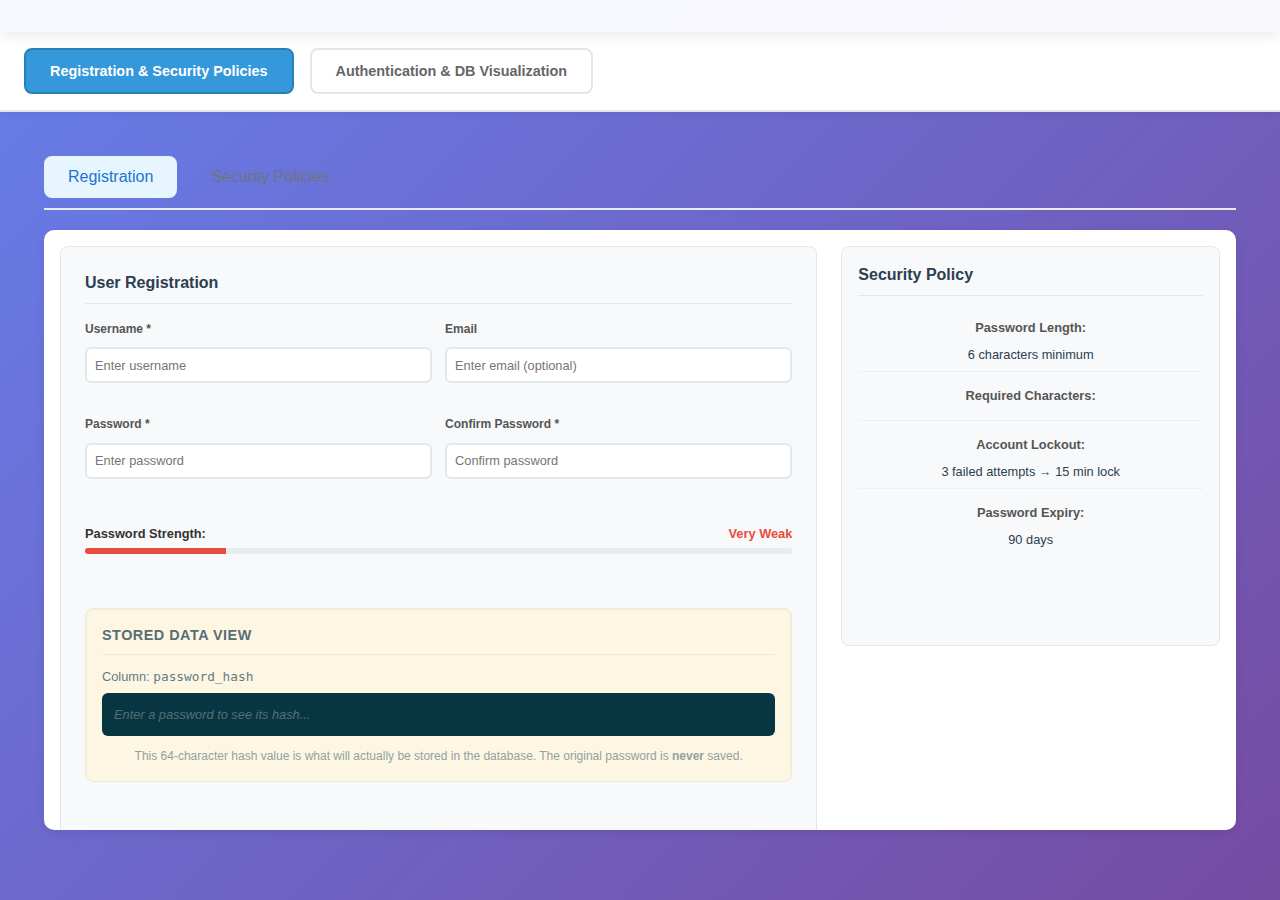
<file: simulation/index.html>
<!doctype html>
<html lang="en">
  <head>
    <meta charset="UTF-8" />
    <link rel="icon" type="image/svg+xml" href="/vite.svg" />
    <link rel="icon" type="image/x-icon" href="/favicon.ico" />

    <meta name="viewport" content="width=device-width, initial-scale=1.0" />
    <title>my-app</title>
    <script type="module" crossorigin src="js/index-BCbceFCh.js"></script>
    <link rel="stylesheet" crossorigin href="css/index-Dg4Fd0T1.css" />
  </head>
  <body>
    <div id="root"></div>
  <script src="../assets/js/iframeResize.js"></script>
        
        </body>
</html>
</file>
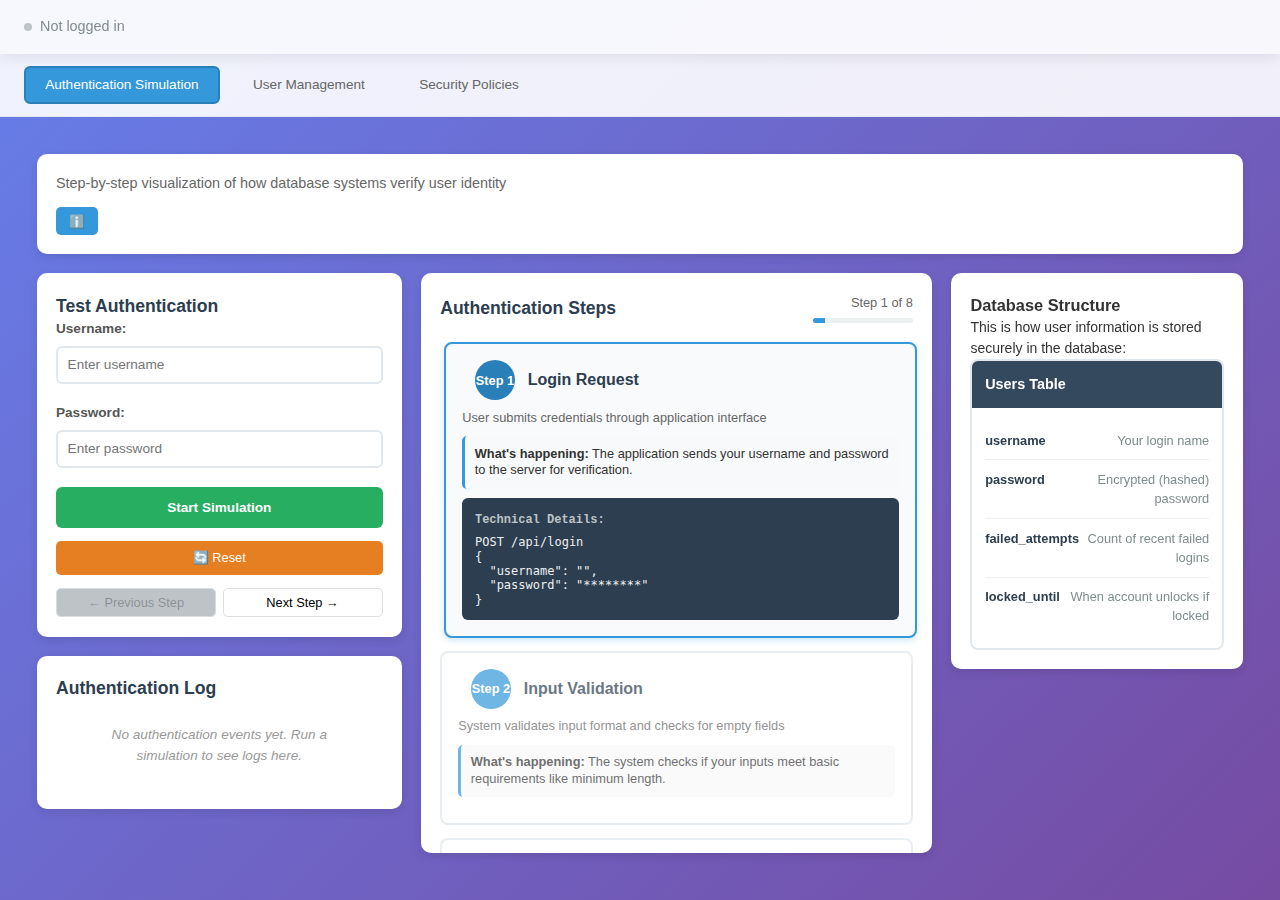
<file: exp-user-authentication-mechanisms-amrt/simulation/index.html>
<!DOCTYPE html>
<html lang="en">
  <head>
    <meta charset="UTF-8" />
    <link rel="icon" type="image/svg+xml" href="images/vite.svg" />
    <meta name="viewport" content="width=device-width, initial-scale=1.0" />
    <title>Vite + React</title>
    <script type="module" crossorigin src="js/index-D364pent.js"></script>
    <link rel="stylesheet" crossorigin href="css/index-gfosEjpN.css" />
  </head>
  <body>
    <div id="root"></div>
  </body>
</html>
</file>
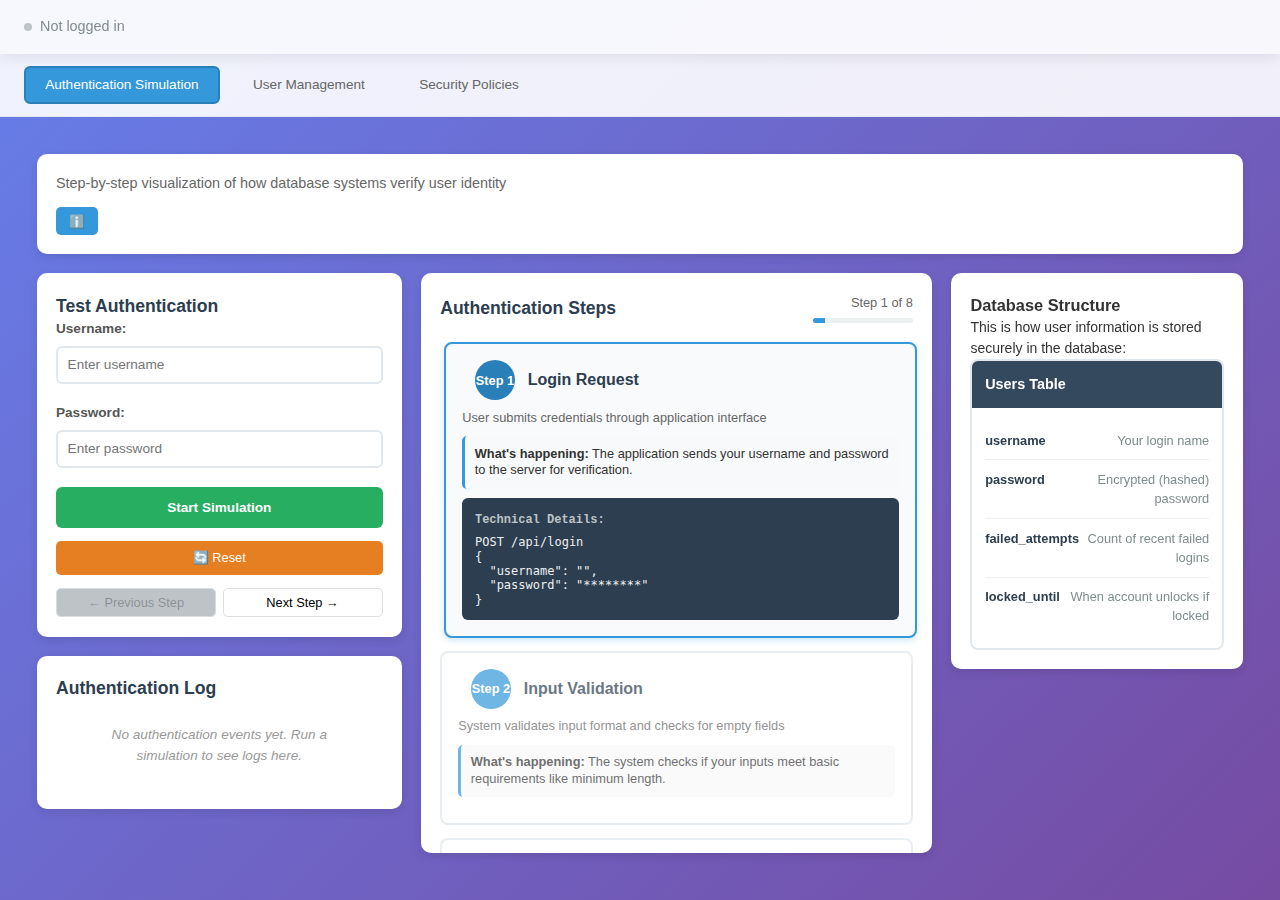
<file: experiment/simulation/index.html>
<!DOCTYPE html>
<html lang="en">
  <head>
    <meta charset="UTF-8" />
    <link rel="icon" type="image/svg+xml" href="/vite.svg" />
    <link rel="icon" type="image/x-icon" href="/favicon.ico" />

    <meta name="viewport" content="width=device-width, initial-scale=1.0" />
    <title>my-app</title>
    <script type="module" crossorigin src="js/index-BgsqXWgH.js"></script>
    <link rel="stylesheet" crossorigin href="css/index-ClEWECW8.css" />
  </head>
  <body>
    <div id="root"></div>
  </body>
</html>
</file>
<file: simulation/css/index-Dg4Fd0T1.css>
:root{font-family:system-ui,Avenir,Helvetica,Arial,sans-serif;line-height:1.5;font-weight:400;color-scheme:light dark;color:#ffffffde;background-color:#242424;font-synthesis:none;text-rendering:optimizeLegibility;-webkit-font-smoothing:antialiased;-moz-osx-font-smoothing:grayscale}a{font-weight:500;color:#646cff;text-decoration:inherit}a:hover{color:#535bf2}body{margin:0;min-width:320px;min-height:100vh}h1{font-size:3.2em;line-height:1.1}button{border-radius:8px;border:1px solid transparent;padding:.6em 1.2em;font-size:1em;font-weight:500;font-family:inherit;background-color:#1a1a1a;cursor:pointer;transition:border-color .25s}button:hover{border-color:#646cff}button:focus,button:focus-visible{outline:4px auto -webkit-focus-ring-color}@media(prefers-color-scheme:light){:root{color:#213547;background-color:#fff}a:hover{color:#747bff}button{background-color:#f9f9f9}}.simulation-header{background:#fff;padding:1.2rem;border-radius:10px;box-shadow:0 3px 10px #0000001a}.header-content{display:flex;flex-direction:column;gap:.4rem}.help-toggle{align-self:flex-start;background:#3498db;color:#fff;border:none;padding:.4rem .8rem;border-radius:5px;cursor:pointer;font-size:.8rem;margin-top:.4rem}.simulation-layout{display:grid;grid-template-columns:1fr 1.4fr 1fr;gap:1.2rem}.login-details-panel{background:#fff;padding:1.2rem;border-radius:10px;box-shadow:0 3px 10px #0000001a;height:fit-content;max-height:580px;overflow-y:auto}.login-details-panel h3{margin-top:0;color:#2c3e50;font-size:1.1rem;display:flex;align-items:center;gap:.4rem}.panel-description{color:#666;margin-top:.5rem;margin-bottom:1rem;font-size:.9rem}.table-container{overflow-x:auto}.details-table{width:100%;border-collapse:collapse;font-size:.85rem}.details-table th,.details-table td{padding:.6rem;text-align:left;border-bottom:1px solid #eee}.details-table th{background-color:#f8f9fa;font-weight:600;color:#2c3e50;position:sticky;top:0}.details-table tr:hover{background-color:#f9f9f9}.success-row{background-color:#f0f9f4}.success-row:hover{background-color:#e8f5ed}.status-badge.success{background-color:#27ae60;color:#fff;padding:.2rem .5rem;border-radius:12px;font-size:.7rem;font-weight:600;display:inline-block}.time-cell{color:#666;font-family:monospace;font-size:.75rem}.user-cell{font-weight:600;color:#2c3e50}.no-data{text-align:center;color:#999;padding:1.5rem;font-style:italic}.role-privileges{background:#f8f9fa;padding:.8rem;border-radius:6px;border-left:3px solid #9b59b6;margin:.8rem 0}.role-privileges h4{margin-bottom:.4rem;color:#2c3e50;font-size:.8rem}.role-privileges ul{list-style:none;padding:0;margin:0}.privilege-item{padding:.3rem 0;font-size:.75rem;color:#2c3e50}.role-badge{padding:.2rem .6rem;border-radius:12px;font-size:.7rem;font-weight:600}.status.active{color:#27ae60;font-weight:600}.status.inactive{color:#e74c3c;font-weight:600}.schema-table.users-table h4{background:#9b59b6}.user-details-grid{display:grid;grid-template-columns:repeat(auto-fill,minmax(120px,1fr));gap:.4rem;margin-top:.4rem}.detail-item{font-size:.7rem}.detail-label{font-weight:600;color:#2c3e50}.detail-value{color:#7f8c8d;word-break:break-word}.app-header{background:#fffffff2;-webkit-backdrop-filter:blur(10px);backdrop-filter:blur(10px);padding:1rem 1.5rem;box-shadow:0 2px 15px #0000001a;display:flex;justify-content:space-between;align-items:center}.app-header h1{color:#2c3e50;font-size:1.5rem;font-weight:600;display:flex;align-items:center;gap:.5rem}.panel-navigation{background:#fff;padding:1rem 1.5rem;display:flex;gap:1rem;border-bottom:2px solid #e1e8ed;box-shadow:0 2px 8px #0000000d}.panel-btn{background:none;border:2px solid #e1e8ed;padding:.8rem 1.5rem;border-radius:8px;cursor:pointer;font-weight:600;font-size:.9rem;color:#666;transition:all .3s;display:flex;align-items:center;gap:.5rem}.panel-btn:hover{background:#f8f9fa;border-color:#3498db;color:#3498db}.panel-btn.active{background:#3498db;border-color:#2980b9;color:#fff}.panel-header{background:#fff;padding:1.5rem;border-radius:10px;margin-bottom:1.5rem;box-shadow:0 3px 10px #00000014}.panel-header h2{color:#2c3e50;margin:0;font-size:1.3rem;display:flex;align-items:center;gap:.5rem}.panel-subtitle{color:#666;margin-top:.5rem;font-size:.95rem}.tabs{display:flex;gap:.5rem;margin-bottom:1.5rem;border-bottom:2px solid #e1e8ed;padding-bottom:.5rem;flex-wrap:wrap}.tab-btn{background:none;border:none;padding:.8rem 1.2rem;border-radius:6px;cursor:pointer;font-weight:500;color:#666;transition:all .3s;font-size:.85rem;display:flex;align-items:center;gap:.5rem}.tab-btn:hover{background:#f8f9fa;color:#333}.tab-btn.active{background:#3498db;color:#fff}.tab-content{background:#fff;border-radius:10px;padding:1.5rem;box-shadow:0 3px 10px #00000014;min-height:500px}.success-banner{background:#d5f4e6;color:#27ae60;padding:1rem;border-radius:8px;margin-bottom:1.5rem;border:1px solid #27ae60;font-weight:500}.registration-form-container{display:grid;grid-template-columns:2fr 1fr;gap:1.5rem}.form-card,.info-card{background:#f8f9fa;border-radius:8px;padding:1.5rem;border:1px solid #e1e8ed}.form-card h3,.info-card h3{color:#2c3e50;margin-bottom:1rem;font-size:1.1rem}.registration-form{display:flex;flex-direction:column;gap:1rem}.form-row{display:grid;grid-template-columns:1fr 1fr;gap:1rem;margin-bottom:1rem}.form-group input,.form-group select{padding:.6rem;border:2px solid #e1e8ed;border-radius:6px;font-size:.85rem;transition:border-color .3s}.form-group input:focus,.form-group select:focus{outline:none;border-color:#3498db}.form-group input.error,.form-group select.error{border-color:#e74c3c}.password-requirements-card{background:#f8f9fa;padding:1rem;border-radius:6px;border:1px solid #e1e8ed;margin:1rem 0}.password-requirements-card h4{color:#2c3e50;margin-bottom:.8rem;font-size:.9rem}.requirements-grid{display:grid;grid-template-columns:repeat(auto-fill,minmax(200px,1fr));gap:.5rem;margin-top:.5rem}.req-item{display:flex;align-items:center;gap:.5rem;padding:.5rem;border-radius:4px;font-size:.8rem}.req-item.met{background:#d5f4e6;color:#27ae60}.req-item.unmet{background:#fdeaea;color:#e74c3c}.req-icon{font-size:.9rem}.privileges-display{margin:1rem 0;padding:1rem;background:#e8f4fd;border-radius:8px;border-left:4px solid #3498db}.privileges-display h4{color:#2c3e50;margin-bottom:.8rem;font-size:.9rem}.privileges-grid{display:flex;flex-wrap:wrap;gap:.5rem;margin-top:.5rem}.privilege-tag{background:#fff;color:#3498db;padding:.4rem .8rem;border-radius:15px;font-size:.75rem;font-weight:500;border:1px solid #3498db}.register-btn{background:#27ae60;color:#fff;border:none;padding:.8rem 1.5rem;border-radius:6px;font-size:1rem;font-weight:600;cursor:pointer;width:100%;margin-top:1rem;transition:background .3s}.schema-preview{margin-top:1rem}.schema-table h4{background:#34495e;color:#fff;padding:.8rem;margin:0;font-size:.9rem}.field{display:flex;justify-content:space-between;padding:.6rem 0;border-bottom:1px solid #ecf0f1;font-size:.8rem}.field span:first-child{font-weight:600;color:#2c3e50}.field span:last-child{color:#7f8c8d;text-align:right}.policies-container{display:grid;grid-template-columns:2fr 1fr;gap:1.5rem}.policy-form-card,.policy-summary-card{background:#f8f9fa;border-radius:8px;padding:1.5rem;border:1px solid #e1e8ed}.policy-section{margin-bottom:2rem;padding:1rem;background:#fff;border-radius:8px;border-left:4px solid #3498db}.policy-section h4{color:#2c3e50;margin-bottom:1rem;font-size:.95rem}.policy-grid{display:grid;grid-template-columns:repeat(auto-fill,minmax(200px,1fr));gap:1rem}.policy-item{display:flex;flex-direction:column;gap:.5rem}.policy-item input[type=number]{padding:.5rem;border:2px solid #e1e8ed;border-radius:4px;width:80px}.update-policies-btn{background:#3498db;color:#fff;border:none;padding:.8rem 1.5rem;border-radius:6px;font-size:1rem;font-weight:600;cursor:pointer;display:flex;align-items:center;gap:.5rem;margin-top:1rem;transition:background .3s}.update-policies-btn:hover{background:#2980b9}.summary-grid{display:grid;grid-template-columns:1fr;gap:.8rem}.summary-item{display:flex;justify-content:space-between;padding:.5rem 0;border-bottom:1px solid #e1e8ed}.summary-label{font-weight:600;color:#555;font-size:.85rem}.summary-value{color:#2c3e50;font-weight:500;font-size:.85rem}.database-operations-view{max-height:500px;overflow-y:auto}.database-operations-view h3{color:#2c3e50;margin-bottom:1rem;font-size:1.1rem}.no-operations{text-align:center;color:#999;padding:2rem;font-style:italic}.database-entry{border:1px solid #e1e8ed;border-left:3px solid #3498db;border-radius:5px;padding:.8rem;background:#f8f9fa;margin-bottom:.8rem;animation:slideIn .3s ease-out}.entry-header{display:flex;justify-content:space-between;align-items:center;margin-bottom:.6rem;font-size:.75rem}.timestamp{color:#999;font-size:.7rem}.query-display{background:#2c3e50;color:#fff;padding:.8rem;border-radius:4px;margin:.5rem 0;font-family:monospace;font-size:.8rem}.query-header{font-size:.75rem;opacity:.8;margin-bottom:.3rem}.query-text{word-break:break-all;line-height:1.3}.entry-data{display:flex;flex-direction:column;gap:.3rem;margin:.5rem 0}.field-value{color:#7f8c8d;font-family:monospace;max-width:60%;text-align:right;word-break:break-all}.entry-result{font-size:.7rem;color:#27ae60;font-weight:600;text-align:right}.entry-result.success{color:#27ae60}.entry-result.found{color:#3498db}.entry-result.not_found{color:#e74c3c}.login-container{display:grid;grid-template-columns:1fr 1fr;gap:1.5rem}.login-card{background:#f8f9fa;padding:1.5rem;border-radius:8px;border:1px solid #e1e8ed}.login-card h3{color:#2c3e50;margin-bottom:1.5rem;font-size:1.1rem}.already-logged-in{text-align:center}.user-info-card{background:#fff;padding:1rem;border-radius:6px;margin:1rem 0;text-align:left}.user-info-card h4{color:#2c3e50;margin-bottom:.8rem;font-size:.9rem}.user-details{display:grid;grid-template-columns:1fr 1fr;gap:.8rem}.detail-item{display:flex;flex-direction:column;gap:.2rem}.detail-label{font-weight:600;color:#555;font-size:.8rem}.detail-value{color:#2c3e50;font-size:.85rem}.role-badge{padding:.2rem .6rem;border-radius:12px;font-size:.7rem;font-weight:600;display:inline-block}.role-badge.administrator{background:#e74c3c;color:#fff}.role-badge.manager{background:#3498db;color:#fff}.role-badge.user{background:#2ecc71;color:#fff}.login-buttons{display:flex;gap:1rem;margin-top:1rem}.login-btn,.simulate-btn{flex:1;border:none;padding:.8rem;border-radius:6px;font-weight:600;cursor:pointer;transition:background .3s}.login-btn{background:#27ae60;color:#fff}.simulate-btn{background:#3498db;color:#fff}.simulate-btn:hover{background:#2980b9}.test-credentials{margin-top:1.5rem;padding:1rem;background:#fff9e6;border-radius:6px;border-left:4px solid #f1c40f}.test-credentials h4{color:#2c3e50;margin-bottom:.5rem;font-size:.9rem}.test-credentials ul{margin:.5rem 0 0;padding-left:1rem}.test-credentials li{font-size:.85rem;margin-bottom:.3rem;line-height:1.3}.database-preview{background:#fff;padding:1.5rem;border-radius:8px;border:1px solid #e1e8ed;box-shadow:0 2px 8px #0000000d}.database-preview h3{color:#2c3e50;margin-bottom:1rem;font-size:1.1rem}.users-table-preview{border:1px solid #e1e8ed;border-radius:6px;overflow:hidden;margin-top:1rem}.users-table-preview .table-header{display:grid;grid-template-columns:.5fr 1fr 1fr 1fr 1fr;gap:.8rem;background:#34495e;color:#fff;padding:.8rem;font-weight:600;font-size:.8rem}.users-table-preview .table-row{display:grid;grid-template-columns:.5fr 1fr 1fr 1fr 1fr;gap:.8rem;padding:.8rem;border-bottom:1px solid #e1e8ed;align-items:center;font-size:.8rem}.users-table-preview .table-row:last-child{border-bottom:none}.preview-note{font-size:.8rem;color:#666;text-align:center;margin-top:.5rem}.simulation-container{display:grid;grid-template-columns:1fr 2fr;gap:1.5rem}.control-card,.database-operations-card{background:#f8f9fa;padding:1.5rem;border-radius:8px;border:1px solid #e1e8ed}.control-card h3,.database-operations-card h3{color:#2c3e50;margin-bottom:1rem;font-size:1.1rem}.simulation-buttons{display:flex;flex-direction:column;gap:.8rem;margin-top:1rem}.simulate-btn.primary,.reset-btn{padding:.8rem;border:none;border-radius:6px;font-weight:600;cursor:pointer;transition:background .3s;display:flex;align-items:center;justify-content:center;gap:.5rem}.simulate-btn.primary{background:#27ae60;color:#fff}.simulate-btn.primary:disabled{background:#bdc3c7;cursor:not-allowed}.reset-btn:disabled{background:#bdc3c7;cursor:not-allowed}.spinner{width:16px;height:16px;border:2px solid transparent;border-top:2px solid white;border-radius:50%;animation:spin 1s linear infinite}.result-banner{padding:1rem;border-radius:6px;margin-top:1rem;font-weight:500}.result-banner.success{background:#d5f4e6;color:#27ae60;border:1px solid #27ae60}.result-banner.error{background:#fdeaea;color:#e74c3c;border:1px solid #e74c3c}.op-item{display:flex;align-items:center;gap:1rem;padding:.5rem;border-bottom:1px solid #e1e8ed;font-size:.8rem}.op-time{color:#666;min-width:60px;font-size:.7rem}.op-type{padding:.2rem .5rem;border-radius:3px;font-weight:600;font-size:.7rem}.op-type.select{background:#3498db;color:#fff}.op-type.insert{background:#27ae60;color:#fff}.op-type.update{background:#f39c12;color:#fff}.op-type.delete{background:#e74c3c;color:#fff}.op-table{color:#666;font-style:italic;font-size:.75rem}.op-result{font-weight:600;font-size:.7rem}.op-result.success{color:#27ae60}.op-result.found{color:#3498db}.op-result.not_found{color:#e74c3c}.steps-visualization{display:flex;flex-direction:column;gap:.8rem;max-height:600px;overflow-y:auto;padding:1rem}.no-simulation{text-align:center;color:#999;padding:2rem;font-style:italic}.step{border:2px solid #e1e8ed;border-radius:8px;padding:1rem;transition:all .3s;cursor:pointer}.step:hover{border-color:#3498db;background:#f8fafc}.step.selected{border-color:#3498db;background:#f8fafc;box-shadow:0 3px 6px #3498db33}.step.active{border-color:#3498db;background:#f8fafc}.step-header{display:flex;align-items:center;gap:.8rem;margin-bottom:.6rem}.step-icon{font-size:1.2rem}.step-status{font-size:1rem;font-weight:600;width:20px;text-align:center}.step-details{margin-top:.8rem;padding-top:.8rem;border-top:1px solid #e1e8ed}.database-visualization{display:grid;grid-template-columns:1fr 1fr;gap:1.5rem}.schema-view h3,.data-visualization h3{color:#2c3e50;margin-bottom:1rem;font-size:1.1rem}.schema-tables{display:flex;flex-direction:column;gap:1rem;max-height:500px;overflow-y:auto}.data-visualization .stats-grid{display:grid;grid-template-columns:repeat(2,1fr);gap:1rem;margin-bottom:1.5rem}.stat-card{background:#f8f9fa;border:1px solid #e1e8ed;border-radius:8px;padding:1rem;text-align:center}.stat-value{font-size:2rem;font-weight:700;color:#3498db;margin-bottom:.5rem}.stat-label{font-size:.85rem;color:#666;font-weight:500}.recent-operations{background:#f8f9fa;padding:1rem;border-radius:8px;border:1px solid #e1e8ed}.recent-operations h4{color:#2c3e50;margin-bottom:1rem;font-size:.95rem}.operations-timeline{max-height:300px;overflow-y:auto}.timeline-item{display:flex;align-items:flex-start;gap:1rem;padding:.8rem;border-bottom:1px solid #e1e8ed;position:relative}.timeline-item:last-child{border-bottom:none}.timeline-time{font-size:.7rem;color:#666;min-width:60px}.timeline-dot{width:12px;height:12px;border-radius:50%;background:#3498db;margin-top:.2rem;flex-shrink:0}.timeline-dot.select{background:#3498db}.timeline-dot.insert{background:#27ae60}.timeline-dot.update{background:#f39c12}.timeline-dot.delete{background:#e74c3c}.timeline-content{flex:1}.timeline-op{font-size:.8rem;font-weight:600;color:#2c3e50;margin-bottom:.2rem}.timeline-query{font-size:.7rem;color:#666;font-family:monospace;word-break:break-all}.logs-container{max-height:600px;overflow-y:auto}.logs-container h3{color:#2c3e50;margin-bottom:1rem;font-size:1.1rem}.logs-controls{display:flex;justify-content:space-between;align-items:center;margin-bottom:1rem;padding-bottom:.5rem;border-bottom:2px solid #e1e8ed}.logs-stats{display:flex;gap:1.5rem;font-size:.85rem;color:#666}.logs-stats span{padding:.3rem .6rem;background:#f8f9fa;border-radius:4px}.no-logs{text-align:center;color:#999;padding:2rem;font-style:italic}.logs-list{display:flex;flex-direction:column;gap:.5rem}.log-entry{display:grid;grid-template-columns:80px 1fr 1fr auto 2fr;gap:1rem;padding:.8rem;border-radius:6px;font-size:.8rem;align-items:center;animation:slide-in .3s ease-out}.log-entry.info{background:#e8f4fd;border-left:3px solid #3498db}.log-time{font-family:monospace;color:#666;font-size:.7rem}.log-event{font-weight:600;color:#2c3e50}.log-user{color:#666;font-style:italic}.log-status{padding:.2rem .6rem;border-radius:15px;font-weight:600;font-size:.7rem;text-align:center}.log-status.info{background:#3498db;color:#fff}.log-message{color:#555;font-size:.75rem;word-break:break-word}@media(max-width:1024px){.registration-form-container,.policies-container,.login-container,.simulation-container,.database-visualization{grid-template-columns:1fr}.panel-navigation{flex-wrap:wrap}.app-header{flex-direction:column;gap:1rem;text-align:center}.session-info{flex-direction:column;gap:.5rem}}@media(max-width:768px){.form-row,.user-details,.users-table-preview .table-header,.users-table-preview .table-row,.log-entry{grid-template-columns:1fr}.tabs{flex-direction:column}.tab-btn{width:100%;justify-content:center}.policy-grid,.requirements-grid{grid-template-columns:1fr}.logs-stats{flex-direction:column;gap:.5rem}.stat-card{padding:.8rem}.stat-value{font-size:1.5rem}}@media(max-width:480px){.panel-navigation{flex-direction:column}.panel-btn{width:100%;justify-content:center}.main-content,.tab-content,.form-card,.info-card,.policy-form-card,.policy-summary-card,.control-card,.database-operations-card,.login-card,.database-preview{padding:1rem}.step-header{flex-wrap:wrap}.timeline-item{flex-direction:column;gap:.5rem}.timeline-dot{position:absolute;left:0;top:.8rem}.timeline-time{padding-left:1.5rem}}.tab-content.compact{padding:1rem;max-height:calc(100vh - 300px);overflow-y:auto}.card-header{margin-bottom:1rem;padding-bottom:.5rem;border-bottom:1px solid #e1e8ed}.card-header h3{margin:0;font-size:1rem;color:#2c3e50}.card-subtitle{margin:.2rem 0 0;font-size:.75rem;color:#666}.form-group.compact{gap:.3rem}.form-group.compact label{font-size:.75rem;margin-bottom:.2rem}.form-group.compact input,.form-group.compact select{padding:.5rem;font-size:.8rem;height:36px}.compact-select{height:36px;padding:.4rem;font-size:.8rem}.form-row{display:grid;grid-template-columns:1fr 1fr;gap:.8rem;margin-bottom:.8rem}.password-strength-indicator{margin:.8rem 0}.strength-label{font-size:.75rem;margin-bottom:.3rem;display:flex;justify-content:space-between}.strength-meter{height:4px;background:#ecf0f1;border-radius:2px;overflow:hidden}.selected-policy-summary{background:#f8f9fa;padding:.8rem;border-radius:6px;margin:.8rem 0;border-left:3px solid #3498db}.selected-policy-summary h4{margin:0 0 .5rem;font-size:.85rem;color:#2c3e50}.policy-highlights{display:grid;grid-template-columns:repeat(2,1fr);gap:.5rem}.highlight-item{display:flex;justify-content:space-between;font-size:.75rem}.highlight-label{color:#666}.highlight-value{color:#2c3e50;font-weight:500}.registration-actions{display:flex;gap:.8rem;margin-top:1rem}.register-btn.compact{flex:2;padding:.6rem;font-size:.85rem}.view-details-btn{flex:1;background:#f8f9fa;border:1px solid #3498db;color:#3498db;padding:.6rem;border-radius:6px;font-size:.85rem;cursor:pointer;transition:all .3s}.view-details-btn:hover{background:#3498db;color:#fff}.form-card.compact,.info-card.compact,.policy-form-card.compact,.policy-summary-card.compact{padding:1rem}.info-card.compact{max-height:400px;overflow-y:auto}.policy-preview{display:flex;flex-direction:column;gap:.5rem}.policy-item{display:flex;justify-content:space-between;padding:.4rem 0;border-bottom:1px solid #f0f0f0;font-size:.75rem}.policy-label{color:#666}.policy-value{color:#2c3e50;font-weight:500;text-align:right}.policy-presets{margin-bottom:1.5rem}.policy-presets h4{margin-bottom:.5rem;font-size:.9rem;color:#2c3e50}.preset-buttons{display:grid;grid-template-columns:repeat(auto-fit,minmax(150px,1fr));gap:.5rem;margin-bottom:1rem}.preset-btn{background:#f8f9fa;border:1px solid #e1e8ed;border-radius:6px;padding:.6rem;text-align:left;cursor:pointer;transition:all .3s}.preset-btn:hover{border-color:#3498db;background:#e8f4fd}.preset-btn.active{background:#3498db;border-color:#2980b9;color:#fff}.preset-name{font-weight:600;font-size:.8rem;margin-bottom:.2rem}.preset-desc{font-size:.7rem;opacity:.8}.preset-btn.active .preset-name,.preset-btn.active .preset-desc{color:#fff}.policy-section.compact{margin-bottom:1rem;padding:.8rem}.policy-section.compact h4{font-size:.9rem;margin-bottom:.8rem}.policy-grid.compact{grid-template-columns:repeat(auto-fit,minmax(150px,1fr));gap:.8rem}.policy-item.compact{gap:.3rem}.policy-item.compact label{font-size:.75rem}.policy-item.compact input[type=number]{width:70px;padding:.4rem;font-size:.8rem}.policy-item.checkbox.compact{flex-direction:row;align-items:center;gap:.5rem}.policy-item.checkbox.compact label{margin:0}.policy-actions{display:flex;gap:.8rem;margin-top:1rem}.update-policies-btn.compact{flex:1;padding:.6rem;font-size:.85rem}.back-to-registration-btn{flex:1;background:#f8f9fa;border:1px solid #95a5a6;color:#7f8c8d;padding:.6rem;border-radius:6px;font-size:.85rem;cursor:pointer;transition:all .3s}.back-to-registration-btn:hover{background:#ecf0f1;border-color:#7f8c8d}.summary-grid.compact{gap:.5rem}.summary-item.compact{padding:.4rem 0;font-size:.75rem}.summary-label.compact,.summary-value.compact{font-size:.75rem}.database-operations-view.compact{max-height:400px}.operations-list.compact{max-height:300px;overflow-y:auto}.database-entry.compact{padding:.6rem;margin-bottom:.6rem}.entry-header{font-size:.7rem}.query-display.compact{padding:.5rem;margin:.3rem 0}.query-text{font-size:.7rem;line-height:1.2}.entry-result{font-size:.65rem}.policy-description{display:block;margin-top:.2rem;font-size:.7rem;color:#666;line-height:1.2}@media(max-width:1024px){.registration-form-container,.policies-container{grid-template-columns:1fr;gap:1rem}.form-row{grid-template-columns:1fr}.preset-buttons{grid-template-columns:repeat(2,1fr)}}@media(max-width:768px){.tab-content.compact{max-height:calc(100vh - 350px)}.registration-actions,.policy-actions{flex-direction:column}.preset-buttons,.policy-grid.compact,.policy-highlights{grid-template-columns:1fr}}@media(max-width:480px){.panel-navigation{padding:.8rem}.panel-btn{padding:.6rem 1rem;font-size:.8rem}.tabs{overflow-x:auto;flex-wrap:nowrap}.tab-btn{white-space:nowrap;padding:.6rem .8rem}.form-card,.info-card,.policy-form-card,.policy-summary-card{padding:.8rem}}.authentication-simulation{display:flex;flex-direction:column;gap:1rem;padding:.5rem;width:100%}.simulation-header{background:#fff;padding:1rem;border-radius:8px;box-shadow:0 2px 8px #0000001a}.header-content{display:flex;justify-content:space-between;align-items:center}.header-content p{margin:0;color:#666;font-size:.9rem}.help-toggle{background:#3498db;color:#fff;border:none;padding:.4rem .8rem;border-radius:4px;cursor:pointer;font-size:.8rem}.help-panel{background:#e8f4fd;border:1px solid #3498db;border-radius:8px;padding:1rem}.help-content h3{margin-top:0;color:#2c3e50;font-size:1rem}.help-grid{display:grid;grid-template-columns:repeat(auto-fit,minmax(200px,1fr));gap:.8rem;margin-top:.8rem}.help-icon{font-size:1.2rem;flex-shrink:0}.failure-banner{background:#fdeaea;border:2px solid #e74c3c;border-radius:8px;padding:.8rem;display:flex;align-items:center;gap:.8rem;animation:shake .5s ease-in-out}.failure-content{display:flex;align-items:center;gap:.8rem;flex:1}.failure-icon{font-size:1.5rem;flex-shrink:0}.retry-btn{background:#e74c3c;color:#fff;border:none;padding:.4rem .8rem;border-radius:4px;cursor:pointer;font-size:.8rem;white-space:nowrap}.simulation-layout{display:grid;grid-template-columns:1fr 1.5fr 1fr;gap:1rem;min-height:600px}.control-panel{background:#fff;padding:1rem;border-radius:8px;box-shadow:0 2px 8px #0000001a}.login-test-form{display:flex;flex-direction:column;gap:1rem}.simulation-buttons{display:flex;flex-direction:column;gap:.5rem}.button-group{display:flex;gap:.5rem}.button-group button{flex:1;padding:.5rem;font-size:.8rem}.manual-nav{display:flex;gap:.5rem}.manual-nav button{flex:1;padding:.4rem;font-size:.75rem}.auth-log-panel{background:#fff;padding:1rem;border-radius:8px;box-shadow:0 2px 8px #0000001a;max-height:300px;overflow-y:auto}.log-entries{display:flex;flex-direction:column;gap:.4rem}.log-entry{display:grid;grid-template-columns:60px 1fr 1fr auto;gap:.6rem;padding:.5rem;border-radius:4px;font-size:.7rem;align-items:center}.log-status{padding:.2rem .4rem;border-radius:10px;font-weight:600;font-size:.65rem;text-align:center}.steps-container{background:#fff;padding:1rem;border-radius:8px;box-shadow:0 2px 8px #0000001a;max-height:700px;overflow-y:auto}.steps-header{display:flex;justify-content:space-between;align-items:center;margin-bottom:1rem}.progress-bar{width:100px;height:4px;background:#ecf0f1;border-radius:2px;overflow:hidden}.step{border:2px solid #e1e8ed;border-radius:6px;padding:.8rem;transition:all .3s}.step.active{border-color:#3498db;background:#f8fafc;box-shadow:0 2px 4px #3498db33}.step.failed{border-color:#e74c3c;background:#fdeaea}.step.pending{opacity:.6}.step-header{display:flex;align-items:center;gap:.8rem;margin-bottom:.5rem;flex-wrap:wrap}.step-icon{font-size:1rem}.step-number{width:30px;height:30px;background:#3498db;color:#fff;border-radius:50%;display:flex;align-items:center;justify-content:center;font-weight:600;font-size:.8rem}.step-title{font-weight:600;font-size:.9rem;flex:1;color:#2c3e50}.step-status{font-size:1rem}.step-description{color:#666;margin-bottom:.5rem;line-height:1.3;font-size:.8rem}.step-explanation{background:#f8f9fa;padding:.5rem;border-radius:4px;margin-bottom:.5rem;font-size:.8rem;line-height:1.3;border-left:3px solid #3498db}.step-error{background:#e74c3c;color:#fff;padding:.5rem;border-radius:4px;margin-bottom:.5rem;font-size:.8rem;border-left:3px solid #c0392b}.step-code{background:#2c3e50;color:#ecf0f1;padding:.6rem;border-radius:4px;font-family:Courier New,monospace;font-size:.7rem;overflow-x:auto}.code-header{font-weight:600;margin-bottom:.3rem;color:#bdc3c7;font-size:.7rem}.database-schema{background:#fff;padding:1rem;border-radius:8px;box-shadow:0 2px 8px #0000001a;max-height:700px;overflow-y:auto}.schema-description{color:#666;margin-bottom:1rem;font-size:.8rem}.schema-tables{display:flex;flex-direction:column;gap:1rem}.current-user-preview{background:#f8f9fa;padding:1rem;border-radius:6px;border:1px solid #e1e8ed}.user-info-item{display:flex;justify-content:space-between;padding:.3rem 0;font-size:.8rem}.user-info-item span:first-child{color:#666}.no-user-selected{text-align:center;color:#999;padding:1rem;font-style:italic;font-size:.8rem}@media(max-width:1200px){.simulation-layout{grid-template-columns:1fr 1fr}.database-schema{grid-column:1 / -1}}@media(max-width:768px){.simulation-layout{grid-template-columns:1fr}.log-entry{grid-template-columns:1fr;gap:.2rem}.step-header{gap:.4rem}.help-grid{grid-template-columns:1fr}}@media(max-width:480px){.authentication-simulation{padding:.5rem}.simulation-header{padding:.8rem}.header-content{flex-direction:column;gap:.5rem;align-items:flex-start}.control-panel,.auth-log-panel,.steps-container,.database-schema{padding:.8rem}.button-group,.manual-nav{flex-direction:column}}*{margin:0;padding:0;box-sizing:border-box}body{font-family:Segoe UI,Tahoma,Geneva,Verdana,sans-serif;background:linear-gradient(135deg,#667eea,#764ba2);min-height:100vh;color:#333;font-size:14px}.app{min-height:100vh;display:flex;flex-direction:column}.app-header{background:#fffffff2;-webkit-backdrop-filter:blur(10px);backdrop-filter:blur(10px);padding:.75rem 1.5rem;box-shadow:0 2px 15px #0000001a;display:flex;justify-content:space-between;align-items:center}.app-header h1{color:#2c3e50;font-size:1.5rem;font-weight:600}.header-info,.user-info{display:flex;align-items:center;gap:.75rem}.logout-btn{background:#e74c3c;color:#fff;border:none;padding:.4rem .8rem;border-radius:4px;cursor:pointer;font-size:.85rem;transition:background .3s}.system-status{display:flex;align-items:center;gap:.4rem;color:#27ae60;font-weight:500;font-size:.85rem}.status-indicator{width:8px;height:8px;background:#27ae60;border-radius:50%;animation:pulse 2s infinite}@keyframes pulse{0%{opacity:1}50%{opacity:.5}to{opacity:1}}.navigation{background:#ffffffe6;padding:.75rem 1.5rem;display:flex;gap:.75rem;border-bottom:1px solid #e1e8ed}.navigation button{background:none;border:2px solid transparent;padding:.6rem 1.2rem;border-radius:6px;cursor:pointer;font-weight:500;transition:all .3s;color:#666;font-size:.85rem}.navigation button:hover{background:#f8f9fa;color:#333}.navigation button.active{background:#3498db;color:#fff;border-color:#2980b9}.main-content{flex:1;padding:1.5rem;width:100%}.authentication-simulation{display:flex;flex-direction:column;gap:1.2rem;padding:.8rem;width:100%}.simulation-header{background:#fff;padding:1rem 1.5rem;border-radius:10px;box-shadow:0 3px 10px #0000001a}.header-content{display:flex;flex-direction:row;justify-content:space-between;align-items:center;flex-wrap:wrap;gap:1rem}.simulation-header h2{color:#2c3e50;margin:0;font-size:1.3rem}.simulation-header p{color:#666;margin:0;font-size:.9rem}.help-toggle{background:#3498db;color:#fff;border:none;padding:.5rem 1rem;border-radius:6px;cursor:pointer;font-size:.9rem;display:flex;align-items:center;justify-content:center;transition:background .2s}.help-toggle:hover{background:#2980b9}@media(max-width:768px){.simulation-header{padding:1rem}.header-content{flex-direction:column;align-items:flex-start;gap:.75rem}.help-toggle{width:100%;justify-content:center}}.help-panel{background:#e8f4fd;border:1px solid #3498db;border-radius:10px;padding:1.2rem}.help-content h3{margin-top:0;color:#2c3e50;font-size:1.1rem}.help-grid{display:grid;grid-template-columns:repeat(auto-fit,minmax(220px,1fr));gap:.8rem;margin-top:.8rem}.help-item{display:flex;gap:.8rem;align-items:flex-start}.help-icon{font-size:1.3rem;flex-shrink:0}.help-text{font-size:.8rem;line-height:1.3}.simulation-layout{display:grid;grid-template-columns:1fr 1.4fr .8fr;gap:1.2rem}.simulation-controls{display:flex;flex-direction:column;gap:1.2rem}.control-panel,.tips-panel,.auth-log-panel{background:#fff;padding:1.2rem;border-radius:10px;box-shadow:0 3px 10px #0000001a}.control-panel h3,.tips-panel h3,.auth-log-panel h3{margin-top:0;color:#2c3e50;font-size:1.1rem;display:flex;align-items:center;gap:.4rem}.login-test-form{display:flex;flex-direction:column;gap:1.2rem}.form-group{display:flex;flex-direction:column;gap:.4rem}.form-group label{font-weight:600;color:#555;font-size:.85rem}.form-group input{padding:.6rem;border:2px solid #e1e8ed;border-radius:6px;font-size:.85rem;transition:border-color .3s}.form-group input:focus{outline:none;border-color:#3498db}.input-hint{font-size:.75rem;color:#666;margin-top:.2rem}.simulation-buttons{display:flex;flex-direction:column;gap:.8rem}.simulate-btn{padding:.6rem 1.2rem;border:none;border-radius:6px;cursor:pointer;font-weight:600;transition:all .3s;font-size:.85rem}.simulate-btn.primary{background:#27ae60;color:#fff;padding:.8rem;display:flex;align-items:center;justify-content:center;gap:.4rem}.simulate-btn.primary:hover:not(:disabled){background:#219a52}.reset-btn{background:#e67e22;color:#fff}.reset-btn:hover:not(:disabled){background:#d35400}.real-login-btn{background:#3498db;color:#fff}.real-login-btn:hover{background:#2980b9}.simulation-buttons button:disabled{background:#bdc3c7;cursor:not-allowed}.spinner{width:14px;height:14px;border:2px solid transparent;border-top:2px solid white;border-radius:50%;animation:spin 1s linear infinite}@keyframes spin{0%{transform:rotate(0)}to{transform:rotate(360deg)}}.button-group{display:flex;gap:.4rem}.button-group button{flex:1;padding:.6rem;border:none;border-radius:5px;cursor:pointer;font-weight:500;font-size:.8rem}.manual-nav{display:flex;gap:.4rem}.manual-nav button{flex:1;padding:.4rem;border:1px solid #ddd;background:#fff;border-radius:5px;cursor:pointer;font-size:.8rem}.tips-panel ul{margin:0;padding-left:1rem}.tips-panel li{margin-bottom:.4rem;font-size:.8rem;line-height:1.3}.log-entries{max-height:180px;overflow-y:auto;display:flex;flex-direction:column;gap:.4rem}.log-entry{display:grid;grid-template-columns:60px 1fr 1fr auto;gap:.6rem;padding:.6rem;border-radius:5px;font-size:.75rem;align-items:center;animation:slide-in .3s ease-out}@keyframes slide-in{0%{opacity:0;transform:translate(-8px)}to{opacity:1;transform:translate(0)}}.log-entry.success{background:#d5f4e6;border-left:3px solid #27ae60}.log-entry.failed{background:#fdeaea;border-left:3px solid #e74c3c}.log-time{font-family:monospace;color:#666;font-size:.65rem}.log-status{padding:.2rem .6rem;border-radius:15px;font-weight:600;font-size:.65rem}.log-status.success{background:#27ae60;color:#fff}.log-status.failed{background:#e74c3c;color:#fff}.no-logs{text-align:center;color:#999;font-style:italic;padding:1.5rem;font-size:.85rem}.simulation-visualization{background:#fff;padding:1.2rem;border-radius:10px;box-shadow:0 3px 10px #0000001a;max-height:580px;overflow-y:auto}.steps-header{display:flex;justify-content:space-between;align-items:center;margin-bottom:1.2rem}.steps-header h3{margin:0;color:#2c3e50;font-size:1.1rem;display:flex;align-items:center;gap:.4rem}.step-progress{display:flex;flex-direction:column;align-items:flex-end;gap:.4rem;font-size:.8rem;color:#666}.progress-bar{width:100px;height:5px;background:#ecf0f1;border-radius:3px;overflow:hidden}.progress-fill{height:100%;background:#3498db;transition:width .3s ease}.steps-list{display:flex;flex-direction:column;gap:.8rem}.step{border:2px solid #e1e8ed;border-radius:8px;padding:1rem;transition:all .3s}.step.active{border-color:#3498db;background:#f8fafc;box-shadow:0 3px 6px #3498db33;transform:translate(4px)}.step.completed{border-color:#27ae60;background:#f0f9f4}.step.failed{border-color:#e74c3c;background:#fdeaea;animation:pulse-error 2s infinite}.step.pending{opacity:.7}.step-header{display:flex;align-items:center;gap:.8rem;margin-bottom:.6rem;flex-wrap:wrap}.step-icon{font-size:1.1rem}.step-number{width:40px;height:40px;background:#3498db;color:#fff;border-radius:50%;display:flex;align-items:center;justify-content:center;font-weight:600;font-size:.8rem}.step.active .step-number{background:#2980b9}.step.completed .step-number{background:#27ae60}.step.failed .step-number{background:#e74c3c}.step-title{font-weight:600;font-size:1rem;flex:1;color:#2c3e50}.step.failed .step-title{color:#e74c3c}.step-status{font-size:1.1rem;font-weight:600;width:18px;text-align:center}.step-description{color:#666;margin-bottom:.6rem;line-height:1.3;font-size:.8rem}.step-explanation{background:#f8f9fa;padding:.6rem;border-radius:5px;margin-bottom:.6rem;font-size:.8rem;line-height:1.3;border-left:3px solid #3498db}.step-error{background:#e74c3c;color:#fff;padding:.6rem;border-radius:5px;margin-bottom:.6rem;font-size:.8rem;border-left:3px solid #c0392b}.step-code{background:#2c3e50;color:#ecf0f1;padding:.8rem;border-radius:6px;font-family:Courier New,monospace;font-size:.75rem;overflow-x:auto}.code-header{font-weight:600;margin-bottom:.4rem;color:#bdc3c7;font-size:.75rem}.step-code pre{margin:0;white-space:pre-wrap;line-height:1.2}.database-schema{background:#fff;padding:1.2rem;border-radius:10px;box-shadow:0 3px 10px #0000001a;height:fit-content;max-height:580px;overflow-y:auto}.schema-tables{display:grid;grid-template-columns:1fr;gap:.8rem}.schema-table{border:2px solid #e1e8ed;border-radius:8px;overflow:hidden}.schema-table h4{background:#34495e;color:#fff;padding:.8rem;margin:0;font-size:.9rem;display:flex;align-items:center;gap:.4rem}.schema-fields{padding:.8rem}.field{display:flex;justify-content:space-between;padding:.6rem 0;border-bottom:1px solid #ecf0f1}.field:last-child{border-bottom:none}.field span:first-child{font-weight:600;color:#2c3e50;font-size:.8rem}.field span:last-child{color:#7f8c8d;font-size:.8rem;text-align:right}.database-operations-panel{background:#fff;padding:1.2rem;border-radius:10px;box-shadow:0 3px 10px #0000001a;max-height:320px;display:flex;flex-direction:column}.database-operations-panel h3{margin-top:0;color:#2c3e50;font-size:1.1rem;display:flex;align-items:center;gap:.4rem}.current-query{background:#2c3e50;color:#fff;padding:.6rem;border-radius:5px;margin-bottom:.8rem;animation:pulse 2s infinite}.query-header{font-size:.75rem;opacity:.8;margin-bottom:.2rem}.query-text{font-family:monospace;font-weight:600;font-size:.8rem}.operations-list{flex:1;overflow-y:auto;display:flex;flex-direction:column;gap:.6rem}.database-entry{border:1px solid #e1e8ed;border-left:3px solid #3498db;border-radius:5px;padding:.6rem;background:#f8f9fa;animation:slideIn .3s ease-out}@keyframes slideIn{0%{opacity:0;transform:translate(-8px)}to{opacity:1;transform:translate(0)}}.entry-header{display:flex;justify-content:space-between;align-items:center;margin-bottom:.4rem;font-size:.75rem}.operation{font-weight:600;font-size:.7rem;padding:.15rem .4rem;border-radius:3px;background:#3498db1a}.table{color:#666;font-style:italic}.timestamp{color:#999;font-size:.65rem}.entry-data{display:flex;flex-direction:column;gap:.2rem;margin-bottom:.4rem}.data-field{display:flex;justify-content:space-between;font-size:.7rem}.field-name{font-weight:600;color:#2c3e50}.field-value{color:#7f8c8d;font-family:monospace;max-width:55%;text-align:right;word-break:break-all}.entry-result{font-size:.65rem;color:#27ae60;font-weight:600;text-align:right}.no-operations{text-align:center;color:#999;font-style:italic;padding:1.5rem;font-size:.85rem}.db-operation-badge{color:#fff;padding:.15rem .4rem;border-radius:10px;font-size:.65rem;font-weight:600}.login-container{display:flex;justify-content:center;align-items:center;min-height:50vh}.login-card{background:#fff;padding:2rem;border-radius:12px;box-shadow:0 15px 30px #0000001a;width:100%;max-width:350px}.login-card h2{text-align:center;margin-bottom:1.5rem;color:#2c3e50;font-size:1.3rem}.login-form{display:flex;flex-direction:column;gap:1.2rem}.login-btn{background:#27ae60;color:#fff;border:none;padding:.8rem;border-radius:6px;font-size:1rem;font-weight:600;cursor:pointer;transition:background .3s}.login-btn:hover{background:#219a52}.error-message{background:#fdeaea;color:#e74c3c;padding:.6rem;border-radius:6px;text-align:center;font-weight:500;font-size:.85rem}.login-footer{text-align:center;margin-top:1.5rem;padding-top:1.5rem;border-top:1px solid #e1e8ed}.switch-btn{background:none;border:none;color:#3498db;cursor:pointer;text-decoration:underline;font-size:.9rem}.switch-btn:hover{color:#2980b9}.registration-container{display:flex;justify-content:center;align-items:center;min-height:60vh;padding:1.5rem}.registration-card{background:#fff;padding:2rem;border-radius:12px;box-shadow:0 15px 30px #0000001a;width:100%;max-width:450px}.registration-card h2{text-align:center;margin-bottom:.8rem;color:#2c3e50;font-size:1.3rem}.registration-subtitle{text-align:center;color:#666;margin-bottom:1.5rem;font-size:.9rem;line-height:1.4}.registration-form{display:flex;flex-direction:column;gap:1.2rem}.register-btn{background:#27ae60;color:#fff;border:none;padding:.8rem;border-radius:6px;font-size:1rem;font-weight:600;cursor:pointer;transition:background .3s;margin-top:.8rem}.register-btn:hover{background:#219a52}.registration-footer{text-align:center;margin-top:1.5rem;padding-top:1.5rem;border-top:1px solid #e1e8ed}.password-strength{margin-top:.4rem}.strength-meter{height:6px;background:#ecf0f1;border-radius:3px;overflow:hidden;margin-bottom:.4rem}.strength-bar{height:100%;transition:width .3s,background-color .3s}.strength-bar.very-weak{background:#e74c3c;width:25%!important}.strength-bar.weak{background:#e67e22;width:25%!important}.strength-bar.fair{background:#f1c40f;width:50%!important}.strength-bar.good{background:#2ecc71;width:75%!important}.strength-bar.strong{background:#27ae60;width:100%!important}.strength-label{font-size:.8rem;font-weight:600}.password-requirements{background:#f8f9fa;padding:.8rem;border-radius:6px;border-left:3px solid #3498db}.password-requirements h4{margin-bottom:.4rem;color:#2c3e50;font-size:.8rem}.password-requirements li{padding:.2rem 0;font-size:.75rem;display:flex;align-items:center}.password-requirements li:before{content:"•";margin-right:.4rem;font-weight:700}.password-requirements li.met{color:#27ae60}.password-requirements li.unmet{color:#e74c3c}.password-requirements li.optional{color:#7f8c8d}.success-message{background:#d5f4e6;color:#27ae60;padding:.8rem;border-radius:6px;text-align:center;font-weight:500;font-size:.85rem}.success-message small{display:block;margin-top:.4rem;font-size:.75rem;opacity:.8}.registration-form .form-group{display:flex;flex-direction:column;gap:.4rem}.registration-form label{font-weight:600;color:#555;font-size:.85rem}.registration-form input,.registration-form select{padding:.6rem;border:2px solid #e1e8ed;border-radius:6px;font-size:.85rem;transition:border-color .3s}.registration-form input:focus,.registration-form select:focus{outline:none;border-color:#3498db}.registration-form input.error,.registration-form select.error{border-color:#e74c3c}.error-message{color:#e74c3c;font-size:.8rem;font-weight:500}.failure-banner{background:#fdeaea;border:2px solid #e74c3c;border-radius:8px;padding:.8rem;margin-top:.8rem;display:flex;align-items:flex-start;gap:.8rem;animation:shake .5s ease-in-out}.failure-icon{font-size:1.3rem;flex-shrink:0}.failure-details{flex:1}.failure-details strong{color:#e74c3c;display:block;margin-bottom:.4rem;font-size:.85rem}.failure-details p{color:#c0392b;margin:0;font-size:.8rem}@keyframes shake{0%,to{transform:translate(0)}25%{transform:translate(-4px)}75%{transform:translate(4px)}}@keyframes pulse-error{0%{box-shadow:0 0 #e74c3c66}70%{box-shadow:0 0 0 8px #e74c3c00}to{box-shadow:0 0 #e74c3c00}}.user-management{width:100%}.user-management h2{color:#2c3e50;margin-bottom:1.5rem;text-align:center;font-size:1.3rem}.policies-display{background:#fff;padding:1.2rem;border-radius:8px;box-shadow:0 3px 8px #0000001a;margin-bottom:1.5rem}.policies-display h3{color:#2c3e50;margin-bottom:.8rem;font-size:1.1rem}.policies-list{display:grid;grid-template-columns:repeat(auto-fit,minmax(180px,1fr));gap:.8rem}.policy-item{display:flex;justify-content:space-between;align-items:center;padding:.4rem 0;border-bottom:1px solid #ecf0f1}.policy-item:last-child{border-bottom:none}.policy-label{font-weight:600;color:#555;font-size:.8rem}.policy-value{color:#2c3e50;font-weight:500;font-size:.8rem}.create-user-section{background:#fff;padding:1.5rem;border-radius:8px;box-shadow:0 3px 8px #0000001a;margin-bottom:1.5rem}.create-user-section h3{color:#2c3e50;margin-bottom:1.2rem;font-size:1.1rem}.user-form{display:flex;flex-direction:column;gap:1.2rem}.create-btn{background:#27ae60;color:#fff;border:none;padding:.8rem 1.5rem;border-radius:6px;font-size:1rem;font-weight:600;cursor:pointer;transition:background .3s}.create-btn:hover:not(:disabled){background:#219a52}.create-btn:disabled{background:#bdc3c7;cursor:not-allowed}.users-list-section{background:#fff;padding:1.5rem;border-radius:8px;box-shadow:0 3px 8px #0000001a}.users-list-section h3{color:#2c3e50;margin-bottom:1.2rem;font-size:1.1rem}.no-users{text-align:center;color:#7f8c8d;padding:1.5rem;font-style:italic;font-size:.85rem}.users-table{display:flex;flex-direction:column;border:1px solid #e1e8ed;border-radius:6px;overflow:hidden}.table-header{display:grid;grid-template-columns:1fr 1fr 1fr 1fr auto;gap:.8rem;background:#34495e;color:#fff;padding:.8rem;font-weight:600;font-size:.8rem}.table-row{display:grid;grid-template-columns:1fr 1fr 1fr 1fr auto;gap:.8rem;padding:.8rem;border-bottom:1px solid #e1e8ed;align-items:center;font-size:.8rem}.table-row:last-child{border-bottom:none}.username{font-weight:600;color:#2c3e50}.created-date,.last-login,.role{color:#666}.actions{display:flex;justify-content:center}.delete-btn{background:#e74c3c;color:#fff;border:none;padding:.4rem .8rem;border-radius:4px;cursor:pointer;font-size:.8rem;transition:background .3s}.delete-btn:hover:not(:disabled){background:#c0392b}.delete-btn:disabled{background:#bdc3c7;cursor:not-allowed}.password-policy{width:100%;background:#fff;padding:1.5rem;border-radius:12px;box-shadow:0 8px 25px #0000001a}.password-policy h2{color:#2c3e50;margin-bottom:1.5rem;text-align:center;font-size:1.3rem}.policy-form{display:flex;flex-direction:column;gap:1.2rem;margin-bottom:1.5rem}.policy-item.checkbox{flex-direction:row;align-items:center;gap:.8rem}.policy-item label{font-weight:600;color:#555;font-size:.85rem}.policy-item input[type=number]{padding:.6rem;border:2px solid #e1e8ed;border-radius:6px;font-size:.85rem;width:80px}.policy-item input[type=checkbox]{width:18px;height:18px}.policy-summary{background:#f8f9fa;padding:1.2rem;border-radius:8px;border-left:3px solid #3498db}.policy-summary h3{color:#2c3e50;margin-bottom:.8rem;font-size:1rem}.policy-summary ul{list-style:none;padding:0}.policy-summary li{padding:.4rem 0;border-bottom:1px solid #e1e8ed;font-size:.8rem}.policy-summary li:last-child{border-bottom:none}@media(max-width:1024px){.simulation-layout{grid-template-columns:1fr 1fr}.database-schema{grid-column:1 / -1}}@media(max-width:768px){.simulation-layout{grid-template-columns:1fr}.authentication-simulation{padding:.4rem;gap:1rem}.simulation-header,.control-panel,.tips-panel,.auth-log-panel,.simulation-visualization,.database-schema{padding:.8rem}.steps-header{flex-direction:column;align-items:flex-start;gap:.8rem}.step-progress{align-items:flex-start}.log-entry{grid-template-columns:1fr;gap:.2rem}.button-group,.manual-nav{flex-direction:column}.entry-header{flex-direction:column;align-items:flex-start;gap:.2rem}.step-header{gap:.4rem}.db-operation-badge{font-size:.55rem;padding:.1rem .3rem}.schema-tables{grid-template-columns:1fr}.navigation{flex-wrap:wrap}.app-header{flex-direction:column;gap:.8rem;text-align:center}.table-header,.table-row{grid-template-columns:1fr;gap:.4rem}.table-header span,.table-row span{text-align:center}.policies-list{grid-template-columns:1fr}}.app-header{display:flex;justify-content:space-between;align-items:center;padding:1rem 1.5rem;background:#fffffff2;-webkit-backdrop-filter:blur(10px);backdrop-filter:blur(10px);box-shadow:0 2px 15px #0000001a}.header-info{display:flex;align-items:center;gap:1.5rem}.session-info{display:flex;align-items:center;gap:1rem;padding:.5rem 1rem;background:#f8f9fa;border-radius:8px;border:1px solid #e1e8ed}.session-timer{display:flex;flex-direction:column;align-items:center;gap:.2rem}.timer-label{font-size:.75rem;color:#666;font-weight:500}.timer-value{font-size:1.1rem;font-weight:700;font-family:Courier New,monospace;color:#27ae60;padding:.2rem .6rem;background:#fff;border-radius:4px;border:2px solid #e1e8ed;min-width:70px;text-align:center}.timer-value.warning{color:#e74c3c;background:#fdeaea;border-color:#e74c3c;animation:pulse-warning 1s infinite}@keyframes pulse-warning{0%,to{opacity:1}50%{opacity:.7}}.user-welcome{font-size:.9rem;color:#2c3e50;padding:.4rem .8rem;background:#fff;border-radius:4px;border:1px solid #e1e8ed}.logout-btn{background:#e74c3c;color:#fff;border:none;padding:.5rem 1rem;border-radius:4px;cursor:pointer;font-size:.85rem;font-weight:600;transition:background .3s}.logout-btn:hover{background:#c0392b}.system-status{display:flex;align-items:center;gap:.5rem;color:#7f8c8d;font-size:.9rem}.status-indicator{width:8px;height:8px;background:#bdc3c7;border-radius:50%}@media(max-width:768px){.app-header{flex-direction:column;gap:1rem;text-align:center}.session-info{flex-direction:column;gap:.5rem}.session-timer{order:-1}}.user-management-layout{display:flex;flex-direction:row;gap:20px;align-items:flex-start;justify-content:space-between;width:100%}.create-user-section,.users-list-section{flex:1}.create-user-card,.users-list-card{height:100%}@media(max-width:400px){.user-management-layout{flex-direction:column}}.registration-panel{padding:20px;font-family:-apple-system,BlinkMacSystemFont,Segoe UI,Roboto,Oxygen,Ubuntu,sans-serif}.tabs{display:flex;gap:10px;margin-bottom:20px;border-bottom:2px solid #e9ecef;padding-bottom:10px}.tab-btn{padding:12px 24px;border:none;background:none;cursor:pointer;font-size:1rem;font-weight:500;color:#6c757d;border-radius:8px;transition:all .3s;display:flex;align-items:center;gap:8px}.tab-btn:hover{background:#f8f9fa;color:#495057}.tab-btn.active{background:#e7f5ff;color:#1976d2}.success-banner,.error-banner{padding:16px 24px;border-radius:8px;margin-bottom:20px;display:flex;align-items:center;gap:12px;font-weight:500}.success-banner{background:#d4edda;color:#155724;border:1px solid #c3e6cb}.error-banner{background:#f8d7da;color:#721c24;border:1px solid #f5c6cb}.success-icon,.error-icon{font-size:1.2rem}.registration-container{display:grid;grid-template-columns:1fr 320px;gap:24px}.registration-form-wrapper{background:#fff;border-radius:12px;padding:32px;box-shadow:0 2px 8px #0000001a}.form-header{margin-bottom:32px}.form-header h2{margin:0;color:#2c3e50;font-size:1.8rem}.form-subtitle{color:#6c757d;margin:8px 0 0}.form-grid{display:grid;grid-template-columns:1fr 1fr;gap:20px}.form-field{display:flex;flex-direction:column;gap:8px}.form-field.full-width{grid-column:1 / -1}.form-field label{font-weight:500;color:#495057;font-size:.9rem}.required{color:#dc3545}.input-wrapper{position:relative;display:flex;align-items:center}.input-icon{position:absolute;left:12px;color:#6c757d}.input-wrapper input,.input-wrapper select{width:100%;padding:12px 12px 12px 40px;border:1px solid #ced4da;border-radius:6px;font-size:.95rem;transition:all .3s}.input-wrapper input:focus,.input-wrapper select:focus{outline:none;border-color:#1976d2;box-shadow:0 0 0 3px #1976d21a}.input-wrapper input.error{border-color:#dc3545}.error-message{color:#dc3545;font-size:.8rem;margin-top:4px}.password-strength{margin-top:8px}.strength-header{display:flex;justify-content:space-between;margin-bottom:4px;font-size:.85rem}.strength-meter{height:6px;background:#e9ecef;border-radius:3px;overflow:hidden}.strength-bar{height:100%;transition:all .3s}.password-requirements{margin-top:24px;padding:16px;background:#f8f9fa;border-radius:8px}.password-requirements h4{margin:0 0 12px;color:#495057;font-size:.95rem}.password-requirements ul{list-style:none;padding:0;margin:0}.password-requirements li{padding:4px 0;color:#6c757d;font-size:.85rem}.password-requirements li.met{color:#28a745}.form-actions{display:flex;gap:16px;margin-top:32px}.register-button,.view-policies-button,.apply-policies-button{padding:14px 28px;border:none;border-radius:6px;font-size:1rem;font-weight:500;cursor:pointer;display:flex;align-items:center;gap:8px;transition:all .3s}.register-button{background:#1976d2;color:#fff;flex:2}.register-button:hover{background:#1565c0}.view-policies-button{background:#6c757d;color:#fff;flex:1}.view-policies-button:hover{background:#5a6268}.button-icon{font-size:1.1rem}.policy-summary-sidebar{background:#fff;border-radius:12px;padding:24px;box-shadow:0 2px 8px #0000001a;height:fit-content}.policy-summary-sidebar h3{margin:0 0 16px;color:#2c3e50}.policy-badge{display:inline-block;padding:6px 12px;background:#e3f2fd;color:#1976d2;border-radius:20px;font-size:.85rem;font-weight:500;margin-bottom:20px}.policy-details{display:flex;flex-direction:column;gap:12px}.policy-detail-item{display:flex;justify-content:space-between;align-items:center;padding:8px 0;border-bottom:1px solid #e9ecef}.detail-label{color:#6c757d;font-size:.9rem}.detail-value{font-weight:500;color:#2c3e50}.detail-value.required{color:#1976d2}.detail-value.optional{color:#6c757d}.policies-container{background:#fff;border-radius:12px;padding:32px;box-shadow:0 2px 8px #0000001a}.policy-configuration-card{max-width:1000px;margin:0 auto}.policy-configuration-card h2{margin:0;color:#2c3e50}.section-subtitle{color:#6c757d;margin:8px 0 32px}.policy-presets-section{margin-bottom:40px}.policy-presets-section h3{margin-bottom:16px;color:#495057}.preset-cards{display:grid;grid-template-columns:repeat(3,1fr);gap:16px}.preset-card{padding:20px;border:1px solid #dee2e6;border-radius:8px;background:#fff;cursor:pointer;transition:all .3s;text-align:left}.preset-card:hover{border-color:#1976d2;box-shadow:0 4px 12px #1976d21a}.preset-card.active{border-color:#1976d2;background:#e7f5ff}.preset-header{display:flex;align-items:center;gap:12px;margin-bottom:12px}.preset-icon{font-size:1.5rem}.preset-header h4{margin:0;color:#2c3e50}.preset-description{color:#6c757d;font-size:.85rem;margin:0 0 12px}.preset-stats{display:flex;gap:16px;font-size:.8rem;color:#495057}.policy-sections-grid{display:grid;grid-template-columns:1fr 1fr;gap:24px;margin-top:24px}.policy-section{padding:20px;background:#f8f9fa;border-radius:8px}.policy-section h4{margin:0 0 20px;color:#495057}.policy-field{margin-bottom:20px}.policy-field label{display:block;margin-bottom:8px;color:#6c757d;font-size:.9rem}.number-input{display:flex;align-items:center;gap:12px}.number-input input[type=range]{flex:1}.number-input input[type=number]{width:80px;padding:8px;border:1px solid #ced4da;border-radius:4px}.checkbox-group{display:flex;flex-direction:column;gap:12px}.checkbox-label{display:flex;align-items:center;gap:8px;cursor:pointer;color:#495057}.checkbox-label input[type=checkbox]{width:16px;height:16px;cursor:pointer}.policy-form-actions{display:flex;gap:16px;margin-top:32px}.apply-policies-button{background:#28a745;color:#fff;flex:2}.apply-policies-button:hover{background:#218838}.back-button{padding:14px 28px;background:#6c757d;color:#fff;border:none;border-radius:6px;cursor:pointer;font-size:1rem;transition:all .3s}.back-button:hover{background:#5a6268}.database-table-container{background:#fff;border-radius:12px;padding:24px;box-shadow:0 2px 8px #0000001a}.table-header{display:flex;justify-content:space-between;align-items:center;margin-bottom:24px}.header-title{display:flex;align-items:center;gap:12px}.table-icon{font-size:1.5rem}.header-title h3{margin:0;color:#2c3e50}.table-actions{display:flex;gap:16px;align-items:center}.record-count{padding:6px 12px;background:#e7f5ff;color:#1976d2;border-radius:20px;font-size:.85rem}.hide-table-btn{padding:8px 16px;border:1px solid #dee2e6;background:#fff;border-radius:4px;cursor:pointer;transition:all .3s}.hide-table-btn:hover{background:#f8f9fa}.table-responsive{overflow-x:auto}.database-table{width:100%;border-collapse:collapse;font-size:.9rem}.database-table th{padding:12px;background:#f8f9fa;color:#495057;font-weight:600;text-align:left;border-bottom:2px solid #dee2e6}.database-table td{padding:12px;border-bottom:1px solid #e9ecef;vertical-align:middle}.database-table tr:hover{background:#f8f9fa}.id-cell{font-weight:600;color:#6c757d}.email-link{color:#1976d2;text-decoration:none}.email-link:hover{text-decoration:underline}.password-hash-cell{position:relative}.hash-preview{font-family:Courier New,monospace;background:#f8f9fa;padding:4px 8px;border-radius:4px;cursor:help}.hash-tooltip{visibility:hidden;position:absolute;bottom:100%;left:50%;transform:translate(-50%);background:#2c3e50;color:#fff;padding:12px;border-radius:6px;font-size:.8rem;white-space:nowrap;z-index:1000;margin-bottom:8px}.password-hash-cell:hover .hash-tooltip{visibility:visible}.hash-tooltip code{display:block;background:#34495e;padding:8px;border-radius:4px;margin-top:4px;font-size:.75rem}.hash-meta{margin-top:8px;color:#95a5a6;font-size:.75rem}.role-badge{padding:4px 12px;border-radius:20px;font-size:.8rem;font-weight:500}.policy-badge{padding:4px 12px;background:#f3e5f5;color:#7b1fa2;border-radius:20px;font-size:.8rem}.privilege-tag{padding:2px 8px;background:#e8f5e9;color:#2e7d32;border-radius:12px;font-size:.75rem}.privilege-more{padding:2px 8px;background:#e9ecef;color:#495057;border-radius:12px;font-size:.75rem}.date-cell{display:flex;flex-direction:column;gap:4px}.date-time{font-size:.75rem;color:#6c757d}.expiry-badge{display:inline-block;padding:2px 6px;border-radius:10px;font-size:.7rem;margin-left:4px}.expiry-badge.active{background:#e8f5e9;color:#2e7d32}.expiry-badge.expired{background:#ffebee;color:#c62828}.status-indicator{display:inline-block;padding:4px 12px;border-radius:20px;font-size:.8rem}.status-indicator.active{background:#e8f5e9;color:#2e7d32}.status-indicator.locked{background:#ffebee;color:#c62828}.empty-table-message{text-align:center;padding:48px!important}.empty-state{display:flex;flex-direction:column;align-items:center;gap:12px}.empty-icon{font-size:3rem}.empty-state p{margin:0;color:#6c757d;font-size:1.1rem}.empty-state small{color:#adb5bd}.table-footer{margin-top:20px;padding-top:20px;border-top:1px solid #e9ecef}.table-stats{display:flex;gap:24px;color:#6c757d;font-size:.85rem}@media(max-width:768px){.registration-container,.form-grid,.preset-cards,.policy-sections-grid{grid-template-columns:1fr}.form-actions{flex-direction:column}.table-stats{flex-direction:column;gap:8px}.tabs{flex-direction:column}.tab-btn{width:100%;justify-content:center}}@media(max-width:480px){.registration-panel{padding:10px}.registration-form-wrapper,.policies-container,.database-table-container{padding:16px}.form-header h2{font-size:1.5rem}.database-table{font-size:.8rem}.hash-tooltip{white-space:normal;width:200px}}.user-details-table{background:#fff;padding:1.2rem;border-radius:10px;box-shadow:0 3px 10px #0000001a;height:fit-content;max-height:580px;overflow-y:auto}.user-details-table h3{margin-top:0;margin-bottom:1rem;color:#2c3e50;font-size:1.1rem;display:flex;align-items:center;gap:.5rem}.table-description{color:#27ae60;font-size:.85rem;margin-bottom:1rem;padding:.5rem;background:#d5f4e6;border-radius:4px;text-align:center}.user-table-container{animation:fadeIn .5s ease-in}@keyframes fadeIn{0%{opacity:0;transform:translateY(10px)}to{opacity:1;transform:translateY(0)}}.user-info-table{width:100%;border-collapse:collapse;font-size:.9rem}.user-info-table th{text-align:left;padding:.75rem;background:#34495e;color:#fff;font-weight:600;font-size:.85rem}.user-info-table td{padding:.75rem;border-bottom:1px solid #ecf0f1}.user-info-table tr:last-child td{border-bottom:none}.user-info-table tr:hover td{background:#f8f9fa}.user-info-table td:first-child{font-weight:600;color:#2c3e50;width:40%}.user-info-table td:last-child{color:#555}.role-badge{padding:.25rem .75rem;border-radius:20px;font-size:.8rem;font-weight:500;display:inline-block}.role-user{background:#e3f2fd;color:#1976d2}.role-manager{background:#fff3e0;color:#f57c00}.role-administrator{background:#fbe9e7;color:#d32f2f}.status-indicator{padding:.25rem .75rem;border-radius:20px;font-size:.8rem;font-weight:500;display:inline-block}.status-indicator.active{background:#d5f4e6;color:#27ae60}.status-indicator.locked{background:#fdeaea;color:#e74c3c}.privileges-container{display:flex;flex-wrap:wrap;gap:4px;align-items:center}.privilege-tag{padding:2px 8px;background:#e8f5e9;color:#2e7d32;border-radius:12px;font-size:.7rem}.privilege-more{padding:2px 8px;background:#e9ecef;color:#495057;border-radius:12px;font-size:.7rem}.table-footer-note{margin-top:1rem;padding-top:.5rem;text-align:right;border-top:1px dashed #e1e8ed}.table-footer-note small{color:#27ae60;font-style:italic}.no-user-selected{text-align:center;color:#999;padding:2rem 1rem;font-style:italic}.no-user-selected p{margin-bottom:.5rem;font-size:1rem}.no-user-selected small{font-size:.8rem;opacity:.7}.database-storage-preview{background:#fdf6e3;border:1px solid #eee8d5;border-radius:8px;padding:1rem;margin:1rem 0;box-shadow:inset 0 1px 3px #0000000d}.preview-header{display:flex;align-items:center;gap:.5rem;margin-bottom:.75rem;border-bottom:1px solid #eee8d5;padding-bottom:.5rem}.preview-title{font-weight:600;color:#586e75;font-size:.9rem;text-transform:uppercase;letter-spacing:.5px}.preview-item{margin-bottom:.75rem}.preview-label{display:block;font-size:.8rem;color:#657b83;margin-bottom:.4rem}.hash-display{background:#073642;color:#268bd2;padding:.75rem;border-radius:6px;min-height:2.5rem;display:flex;align-items:center;overflow-x:auto}.hash-value{font-family:Courier New,Courier,monospace;word-break:break-all;font-size:.85rem;font-weight:600;letter-spacing:.5px}.hash-placeholder{color:#586e75;font-style:italic;font-size:.8rem}.preview-note{font-size:.75rem;color:#93a1a1;margin:0;line-height:1.4}.security-insight-section{margin-top:2rem;padding:0 .8rem 2rem}.insight-card{background:linear-gradient(to bottom right,#fff,#f0f7ff);border:1px solid #d0e3ff;border-left:5px solid #3498db;border-radius:10px;padding:1.5rem;box-shadow:0 4px 15px #0000000d}.insight-header{display:flex;align-items:center;gap:.75rem;margin-bottom:1rem}.insight-header h3{margin:0;color:#2c3e50;font-size:1.2rem}.insight-icon{font-size:1.5rem}.insight-question{background:#ebf5ff;padding:.75rem 1rem;border-radius:6px;color:#1a5694;margin-bottom:1rem;font-size:.95rem}.insight-answer{color:#333;font-size:.9rem;line-height:1.6}.insight-answer ul{margin-top:.75rem;padding-left:1.5rem}.insight-answer li{margin-bottom:.5rem}
</file>
<file: exp-user-authentication-mechanisms-amrt/simulation/css/index-gfosEjpN.css>
:root{font-family:system-ui,Avenir,Helvetica,Arial,sans-serif;line-height:1.5;font-weight:400;color-scheme:light dark;color:#ffffffde;background-color:#242424;font-synthesis:none;text-rendering:optimizeLegibility;-webkit-font-smoothing:antialiased;-moz-osx-font-smoothing:grayscale}a{font-weight:500;color:#646cff;text-decoration:inherit}a:hover{color:#535bf2}body{margin:0;display:flex;place-items:center;min-width:320px;min-height:100vh}h1{font-size:3.2em;line-height:1.1}button{border-radius:8px;border:1px solid transparent;padding:.6em 1.2em;font-size:1em;font-weight:500;font-family:inherit;background-color:#1a1a1a;cursor:pointer;transition:border-color .25s}button:hover{border-color:#646cff}button:focus,button:focus-visible{outline:4px auto -webkit-focus-ring-color}@media(prefers-color-scheme:light){:root{color:#213547;background-color:#fff}a:hover{color:#747bff}button{background-color:#f9f9f9}}*{margin:0;padding:0;box-sizing:border-box}body{font-family:Segoe UI,Tahoma,Geneva,Verdana,sans-serif;background:linear-gradient(135deg,#667eea,#764ba2);min-height:100vh;color:#333;font-size:14px}.app{min-height:100vh;display:flex;flex-direction:column}.app-header{background:#fffffff2;-webkit-backdrop-filter:blur(10px);backdrop-filter:blur(10px);padding:.75rem 1.5rem;box-shadow:0 2px 15px #0000001a;display:flex;justify-content:space-between;align-items:center}.app-header h1{color:#2c3e50;font-size:1.5rem;font-weight:600}.header-info,.user-info{display:flex;align-items:center;gap:.75rem}.logout-btn{background:#e74c3c;color:#fff;border:none;padding:.4rem .8rem;border-radius:4px;cursor:pointer;font-size:.85rem;transition:background .3s}.system-status{display:flex;align-items:center;gap:.4rem;color:#27ae60;font-weight:500;font-size:.85rem}.status-indicator{width:8px;height:8px;background:#27ae60;border-radius:50%;animation:pulse 2s infinite}@keyframes pulse{0%{opacity:1}50%{opacity:.5}to{opacity:1}}.navigation{background:#ffffffe6;padding:.75rem 1.5rem;display:flex;gap:.75rem;border-bottom:1px solid #e1e8ed}.navigation button{background:none;border:2px solid transparent;padding:.6rem 1.2rem;border-radius:6px;cursor:pointer;font-weight:500;transition:all .3s;color:#666;font-size:.85rem}.navigation button:hover{background:#f8f9fa;color:#333}.navigation button.active{background:#3498db;color:#fff;border-color:#2980b9}.main-content{flex:1;padding:1.5rem;max-width:1500px;margin:0 auto;width:100%}.authentication-simulation{display:flex;flex-direction:column;gap:1.2rem;padding:.8rem;margin:0 auto}.simulation-header{background:#fff;padding:1.2rem;border-radius:10px;box-shadow:0 3px 10px #0000001a}.header-content{display:flex;flex-direction:column;gap:.4rem}.simulation-header h2{color:#2c3e50;margin:0;font-size:1.3rem}.simulation-header p{color:#666;margin:0;font-size:.9rem}.help-toggle{align-self:flex-start;background:#3498db;color:#fff;border:none;padding:.4rem .8rem;border-radius:5px;cursor:pointer;font-size:.8rem;margin-top:.4rem}.help-panel{background:#e8f4fd;border:1px solid #3498db;border-radius:10px;padding:1.2rem}.help-content h3{margin-top:0;color:#2c3e50;font-size:1.1rem}.help-grid{display:grid;grid-template-columns:repeat(auto-fit,minmax(220px,1fr));gap:.8rem;margin-top:.8rem}.help-item{display:flex;gap:.8rem;align-items:flex-start}.help-icon{font-size:1.3rem;flex-shrink:0}.help-text{font-size:.8rem;line-height:1.3}.simulation-layout{display:grid;grid-template-columns:1fr 1.4fr .8fr;gap:1.2rem}.simulation-controls{display:flex;flex-direction:column;gap:1.2rem}.control-panel,.tips-panel,.auth-log-panel{background:#fff;padding:1.2rem;border-radius:10px;box-shadow:0 3px 10px #0000001a}.control-panel h3,.tips-panel h3,.auth-log-panel h3{margin-top:0;color:#2c3e50;font-size:1.1rem;display:flex;align-items:center;gap:.4rem}.login-test-form{display:flex;flex-direction:column;gap:1.2rem}.form-group{display:flex;flex-direction:column;gap:.4rem}.form-group label{font-weight:600;color:#555;font-size:.85rem}.form-group input{padding:.6rem;border:2px solid #e1e8ed;border-radius:6px;font-size:.85rem;transition:border-color .3s}.form-group input:focus{outline:none;border-color:#3498db}.input-hint{font-size:.75rem;color:#666;margin-top:.2rem}.simulation-buttons{display:flex;flex-direction:column;gap:.8rem}.simulate-btn{padding:.6rem 1.2rem;border:none;border-radius:6px;cursor:pointer;font-weight:600;transition:all .3s;font-size:.85rem}.simulate-btn.primary{background:#27ae60;color:#fff;padding:.8rem;display:flex;align-items:center;justify-content:center;gap:.4rem}.simulate-btn.primary:hover:not(:disabled){background:#219a52}.reset-btn{background:#e67e22;color:#fff}.reset-btn:hover:not(:disabled){background:#d35400}.real-login-btn{background:#3498db;color:#fff}.real-login-btn:hover{background:#2980b9}.simulation-buttons button:disabled{background:#bdc3c7;cursor:not-allowed}.spinner{width:14px;height:14px;border:2px solid transparent;border-top:2px solid white;border-radius:50%;animation:spin 1s linear infinite}@keyframes spin{0%{transform:rotate(0)}to{transform:rotate(360deg)}}.button-group{display:flex;gap:.4rem}.button-group button{flex:1;padding:.6rem;border:none;border-radius:5px;cursor:pointer;font-weight:500;font-size:.8rem}.manual-nav{display:flex;gap:.4rem}.manual-nav button{flex:1;padding:.4rem;border:1px solid #ddd;background:#fff;border-radius:5px;cursor:pointer;font-size:.8rem}.tips-panel ul{margin:0;padding-left:1rem}.tips-panel li{margin-bottom:.4rem;font-size:.8rem;line-height:1.3}.log-entries{max-height:180px;overflow-y:auto;display:flex;flex-direction:column;gap:.4rem}.log-entry{display:grid;grid-template-columns:60px 1fr 1fr auto;gap:.6rem;padding:.6rem;border-radius:5px;font-size:.75rem;align-items:center;animation:slide-in .3s ease-out}@keyframes slide-in{0%{opacity:0;transform:translate(-8px)}to{opacity:1;transform:translate(0)}}.log-entry.success{background:#d5f4e6;border-left:3px solid #27ae60}.log-entry.failed{background:#fdeaea;border-left:3px solid #e74c3c}.log-time{font-family:monospace;color:#666;font-size:.65rem}.log-status{padding:.2rem .6rem;border-radius:15px;font-weight:600;font-size:.65rem}.log-status.success{background:#27ae60;color:#fff}.log-status.failed{background:#e74c3c;color:#fff}.no-logs{text-align:center;color:#999;font-style:italic;padding:1.5rem;font-size:.85rem}.simulation-visualization{background:#fff;padding:1.2rem;border-radius:10px;box-shadow:0 3px 10px #0000001a;max-height:580px;overflow-y:auto}.steps-header{display:flex;justify-content:space-between;align-items:center;margin-bottom:1.2rem}.steps-header h3{margin:0;color:#2c3e50;font-size:1.1rem;display:flex;align-items:center;gap:.4rem}.step-progress{display:flex;flex-direction:column;align-items:flex-end;gap:.4rem;font-size:.8rem;color:#666}.progress-bar{width:100px;height:5px;background:#ecf0f1;border-radius:3px;overflow:hidden}.progress-fill{height:100%;background:#3498db;transition:width .3s ease}.steps-list{display:flex;flex-direction:column;gap:.8rem}.step{border:2px solid #e1e8ed;border-radius:8px;padding:1rem;transition:all .3s}.step.active{border-color:#3498db;background:#f8fafc;box-shadow:0 3px 6px #3498db33;transform:translate(4px)}.step.completed{border-color:#27ae60;background:#f0f9f4}.step.failed{border-color:#e74c3c;background:#fdeaea;animation:pulse-error 2s infinite}.step.pending{opacity:.7}.step-header{display:flex;align-items:center;gap:.8rem;margin-bottom:.6rem;flex-wrap:wrap}.step-icon{font-size:1.1rem}.step-number{width:40px;height:40px;background:#3498db;color:#fff;border-radius:50%;display:flex;align-items:center;justify-content:center;font-weight:600;font-size:.8rem}.step.active .step-number{background:#2980b9}.step.completed .step-number{background:#27ae60}.step.failed .step-number{background:#e74c3c}.step-title{font-weight:600;font-size:1rem;flex:1;color:#2c3e50}.step.failed .step-title{color:#e74c3c}.step-status{font-size:1.1rem;font-weight:600;width:18px;text-align:center}.step-description{color:#666;margin-bottom:.6rem;line-height:1.3;font-size:.8rem}.step-explanation{background:#f8f9fa;padding:.6rem;border-radius:5px;margin-bottom:.6rem;font-size:.8rem;line-height:1.3;border-left:3px solid #3498db}.step-error{background:#e74c3c;color:#fff;padding:.6rem;border-radius:5px;margin-bottom:.6rem;font-size:.8rem;border-left:3px solid #c0392b}.step-code{background:#2c3e50;color:#ecf0f1;padding:.8rem;border-radius:6px;font-family:Courier New,monospace;font-size:.75rem;overflow-x:auto}.code-header{font-weight:600;margin-bottom:.4rem;color:#bdc3c7;font-size:.75rem}.step-code pre{margin:0;white-space:pre-wrap;line-height:1.2}.database-schema{background:#fff;padding:1.2rem;border-radius:10px;box-shadow:0 3px 10px #0000001a;height:fit-content;max-height:580px;overflow-y:auto}.schema-tables{display:grid;grid-template-columns:1fr;gap:.8rem}.schema-table{border:2px solid #e1e8ed;border-radius:8px;overflow:hidden}.schema-table h4{background:#34495e;color:#fff;padding:.8rem;margin:0;font-size:.9rem;display:flex;align-items:center;gap:.4rem}.schema-fields{padding:.8rem}.field{display:flex;justify-content:space-between;padding:.6rem 0;border-bottom:1px solid #ecf0f1}.field:last-child{border-bottom:none}.field span:first-child{font-weight:600;color:#2c3e50;font-size:.8rem}.field span:last-child{color:#7f8c8d;font-size:.8rem;text-align:right}.database-operations-panel{background:#fff;padding:1.2rem;border-radius:10px;box-shadow:0 3px 10px #0000001a;max-height:320px;display:flex;flex-direction:column}.database-operations-panel h3{margin-top:0;color:#2c3e50;font-size:1.1rem;display:flex;align-items:center;gap:.4rem}.current-query{background:#2c3e50;color:#fff;padding:.6rem;border-radius:5px;margin-bottom:.8rem;animation:pulse 2s infinite}.query-header{font-size:.75rem;opacity:.8;margin-bottom:.2rem}.query-text{font-family:monospace;font-weight:600;font-size:.8rem}.operations-list{flex:1;overflow-y:auto;display:flex;flex-direction:column;gap:.6rem}.database-entry{border:1px solid #e1e8ed;border-left:3px solid #3498db;border-radius:5px;padding:.6rem;background:#f8f9fa;animation:slideIn .3s ease-out}@keyframes slideIn{0%{opacity:0;transform:translate(-8px)}to{opacity:1;transform:translate(0)}}.entry-header{display:flex;justify-content:space-between;align-items:center;margin-bottom:.4rem;font-size:.75rem}.operation{font-weight:600;font-size:.7rem;padding:.15rem .4rem;border-radius:3px;background:#3498db1a}.table{color:#666;font-style:italic}.timestamp{color:#999;font-size:.65rem}.entry-data{display:flex;flex-direction:column;gap:.2rem;margin-bottom:.4rem}.data-field{display:flex;justify-content:space-between;font-size:.7rem}.field-name{font-weight:600;color:#2c3e50}.field-value{color:#7f8c8d;font-family:monospace;max-width:55%;text-align:right;word-break:break-all}.entry-result{font-size:.65rem;color:#27ae60;font-weight:600;text-align:right}.no-operations{text-align:center;color:#999;font-style:italic;padding:1.5rem;font-size:.85rem}.db-operation-badge{color:#fff;padding:.15rem .4rem;border-radius:10px;font-size:.65rem;font-weight:600}.login-container{display:flex;justify-content:center;align-items:center;min-height:50vh}.login-card{background:#fff;padding:2rem;border-radius:12px;box-shadow:0 15px 30px #0000001a;width:100%;max-width:350px}.login-card h2{text-align:center;margin-bottom:1.5rem;color:#2c3e50;font-size:1.3rem}.login-form{display:flex;flex-direction:column;gap:1.2rem}.login-btn{background:#27ae60;color:#fff;border:none;padding:.8rem;border-radius:6px;font-size:1rem;font-weight:600;cursor:pointer;transition:background .3s}.login-btn:hover{background:#219a52}.error-message{background:#fdeaea;color:#e74c3c;padding:.6rem;border-radius:6px;text-align:center;font-weight:500;font-size:.85rem}.login-footer{text-align:center;margin-top:1.5rem;padding-top:1.5rem;border-top:1px solid #e1e8ed}.switch-btn{background:none;border:none;color:#3498db;cursor:pointer;text-decoration:underline;font-size:.9rem}.switch-btn:hover{color:#2980b9}.registration-container{display:flex;justify-content:center;align-items:center;min-height:60vh;padding:1.5rem}.registration-card{background:#fff;padding:2rem;border-radius:12px;box-shadow:0 15px 30px #0000001a;width:100%;max-width:450px}.registration-card h2{text-align:center;margin-bottom:.8rem;color:#2c3e50;font-size:1.3rem}.registration-subtitle{text-align:center;color:#666;margin-bottom:1.5rem;font-size:.9rem;line-height:1.4}.registration-form{display:flex;flex-direction:column;gap:1.2rem}.register-btn{background:#27ae60;color:#fff;border:none;padding:.8rem;border-radius:6px;font-size:1rem;font-weight:600;cursor:pointer;transition:background .3s;margin-top:.8rem}.register-btn:hover{background:#219a52}.registration-footer{text-align:center;margin-top:1.5rem;padding-top:1.5rem;border-top:1px solid #e1e8ed}.password-strength{margin-top:.4rem}.strength-meter{height:6px;background:#ecf0f1;border-radius:3px;overflow:hidden;margin-bottom:.4rem}.strength-bar{height:100%;transition:width .3s,background-color .3s}.strength-bar.very-weak{background:#e74c3c;width:25%!important}.strength-bar.weak{background:#e67e22;width:25%!important}.strength-bar.fair{background:#f1c40f;width:50%!important}.strength-bar.good{background:#2ecc71;width:75%!important}.strength-bar.strong{background:#27ae60;width:100%!important}.strength-label{font-size:.8rem;font-weight:600}.password-requirements{background:#f8f9fa;padding:.8rem;border-radius:6px;border-left:3px solid #3498db}.password-requirements h4{margin-bottom:.4rem;color:#2c3e50;font-size:.8rem}.password-requirements ul{list-style:none;padding:0;margin:0}.password-requirements li{padding:.2rem 0;font-size:.75rem;display:flex;align-items:center}.password-requirements li:before{content:"•";margin-right:.4rem;font-weight:700}.password-requirements li.met{color:#27ae60}.password-requirements li.unmet{color:#e74c3c}.password-requirements li.optional{color:#7f8c8d}.success-message{background:#d5f4e6;color:#27ae60;padding:.8rem;border-radius:6px;text-align:center;font-weight:500;font-size:.85rem}.success-message small{display:block;margin-top:.4rem;font-size:.75rem;opacity:.8}.registration-form .form-group{display:flex;flex-direction:column;gap:.4rem}.registration-form label{font-weight:600;color:#555;font-size:.85rem}.registration-form input,.registration-form select{padding:.6rem;border:2px solid #e1e8ed;border-radius:6px;font-size:.85rem;transition:border-color .3s}.registration-form input:focus,.registration-form select:focus{outline:none;border-color:#3498db}.registration-form input.error,.registration-form select.error{border-color:#e74c3c}.error-message{color:#e74c3c;font-size:.8rem;font-weight:500}.failure-banner{background:#fdeaea;border:2px solid #e74c3c;border-radius:8px;padding:.8rem;margin-top:.8rem;display:flex;align-items:flex-start;gap:.8rem;animation:shake .5s ease-in-out}.failure-icon{font-size:1.3rem;flex-shrink:0}.failure-details{flex:1}.failure-details strong{color:#e74c3c;display:block;margin-bottom:.4rem;font-size:.85rem}.failure-details p{color:#c0392b;margin:0;font-size:.8rem}@keyframes shake{0%,to{transform:translate(0)}25%{transform:translate(-4px)}75%{transform:translate(4px)}}@keyframes pulse-error{0%{box-shadow:0 0 #e74c3c66}70%{box-shadow:0 0 0 8px #e74c3c00}to{box-shadow:0 0 #e74c3c00}}.user-management{max-width:900px;margin:0 auto}.user-management h2{color:#2c3e50;margin-bottom:1.5rem;text-align:center;font-size:1.3rem}.policies-display{background:#fff;padding:1.2rem;border-radius:8px;box-shadow:0 3px 8px #0000001a;margin-bottom:1.5rem}.policies-display h3{color:#2c3e50;margin-bottom:.8rem;font-size:1.1rem}.policies-list{display:grid;grid-template-columns:repeat(auto-fit,minmax(180px,1fr));gap:.8rem}.policy-item{display:flex;justify-content:space-between;align-items:center;padding:.4rem 0;border-bottom:1px solid #ecf0f1}.policy-item:last-child{border-bottom:none}.policy-label{font-weight:600;color:#555;font-size:.8rem}.policy-value{color:#2c3e50;font-weight:500;font-size:.8rem}.create-user-section{background:#fff;padding:1.5rem;border-radius:8px;box-shadow:0 3px 8px #0000001a;margin-bottom:1.5rem}.create-user-section h3{color:#2c3e50;margin-bottom:1.2rem;font-size:1.1rem}.user-form{display:flex;flex-direction:column;gap:1.2rem}.create-btn{background:#27ae60;color:#fff;border:none;padding:.8rem 1.5rem;border-radius:6px;font-size:1rem;font-weight:600;cursor:pointer;transition:background .3s}.create-btn:hover:not(:disabled){background:#219a52}.create-btn:disabled{background:#bdc3c7;cursor:not-allowed}.users-list-section{background:#fff;padding:1.5rem;border-radius:8px;box-shadow:0 3px 8px #0000001a}.users-list-section h3{color:#2c3e50;margin-bottom:1.2rem;font-size:1.1rem}.no-users{text-align:center;color:#7f8c8d;padding:1.5rem;font-style:italic;font-size:.85rem}.users-table{display:flex;flex-direction:column;border:1px solid #e1e8ed;border-radius:6px;overflow:hidden}.table-header{display:grid;grid-template-columns:1fr 1fr 1fr 1fr auto;gap:.8rem;background:#34495e;color:#fff;padding:.8rem;font-weight:600;font-size:.8rem}.table-row{display:grid;grid-template-columns:1fr 1fr 1fr 1fr auto;gap:.8rem;padding:.8rem;border-bottom:1px solid #e1e8ed;align-items:center;font-size:.8rem}.table-row:last-child{border-bottom:none}.username{font-weight:600;color:#2c3e50}.created-date,.last-login,.role{color:#666}.actions{display:flex;justify-content:center}.delete-btn{background:#e74c3c;color:#fff;border:none;padding:.4rem .8rem;border-radius:4px;cursor:pointer;font-size:.8rem;transition:background .3s}.delete-btn:hover:not(:disabled){background:#c0392b}.delete-btn:disabled{background:#bdc3c7;cursor:not-allowed}.password-policy{max-width:700px;margin:0 auto;background:#fff;padding:1.5rem;border-radius:12px;box-shadow:0 8px 25px #0000001a}.password-policy h2{color:#2c3e50;margin-bottom:1.5rem;text-align:center;font-size:1.3rem}.policy-form{display:flex;flex-direction:column;gap:1.2rem;margin-bottom:1.5rem}.policy-item.checkbox{flex-direction:row;align-items:center;gap:.8rem}.policy-item label{font-weight:600;color:#555;font-size:.85rem}.policy-item input[type=number]{padding:.6rem;border:2px solid #e1e8ed;border-radius:6px;font-size:.85rem;width:80px}.policy-item input[type=checkbox]{width:18px;height:18px}.policy-summary{background:#f8f9fa;padding:1.2rem;border-radius:8px;border-left:3px solid #3498db}.policy-summary h3{color:#2c3e50;margin-bottom:.8rem;font-size:1rem}.policy-summary ul{list-style:none;padding:0}.policy-summary li{padding:.4rem 0;border-bottom:1px solid #e1e8ed;font-size:.8rem}.policy-summary li:last-child{border-bottom:none}@media(max-width:1024px){.simulation-layout{grid-template-columns:1fr 1fr}.database-schema{grid-column:1 / -1}}@media(max-width:768px){.simulation-layout{grid-template-columns:1fr}.authentication-simulation{padding:.4rem;gap:1rem}.simulation-header,.control-panel,.tips-panel,.auth-log-panel,.simulation-visualization,.database-schema{padding:.8rem}.steps-header{flex-direction:column;align-items:flex-start;gap:.8rem}.step-progress{align-items:flex-start}.log-entry{grid-template-columns:1fr;gap:.2rem}.button-group,.manual-nav{flex-direction:column}.entry-header{flex-direction:column;align-items:flex-start;gap:.2rem}.step-header{gap:.4rem}.db-operation-badge{font-size:.55rem;padding:.1rem .3rem}.schema-tables{grid-template-columns:1fr}.navigation{flex-wrap:wrap}.app-header{flex-direction:column;gap:.8rem;text-align:center}.table-header,.table-row{grid-template-columns:1fr;gap:.4rem}.table-header span,.table-row span{text-align:center}.policies-list{grid-template-columns:1fr}}.app-header{display:flex;justify-content:space-between;align-items:center;padding:1rem 1.5rem;background:#fffffff2;-webkit-backdrop-filter:blur(10px);backdrop-filter:blur(10px);box-shadow:0 2px 15px #0000001a}.header-info{display:flex;align-items:center;gap:1.5rem}.session-info{display:flex;align-items:center;gap:1rem;padding:.5rem 1rem;background:#f8f9fa;border-radius:8px;border:1px solid #e1e8ed}.session-timer{display:flex;flex-direction:column;align-items:center;gap:.2rem}.timer-label{font-size:.75rem;color:#666;font-weight:500}.timer-value{font-size:1.1rem;font-weight:700;font-family:Courier New,monospace;color:#27ae60;padding:.2rem .6rem;background:#fff;border-radius:4px;border:2px solid #e1e8ed;min-width:70px;text-align:center}.timer-value.warning{color:#e74c3c;background:#fdeaea;border-color:#e74c3c;animation:pulse-warning 1s infinite}@keyframes pulse-warning{0%,to{opacity:1}50%{opacity:.7}}.user-welcome{font-size:.9rem;color:#2c3e50;padding:.4rem .8rem;background:#fff;border-radius:4px;border:1px solid #e1e8ed}.logout-btn{background:#e74c3c;color:#fff;border:none;padding:.5rem 1rem;border-radius:4px;cursor:pointer;font-size:.85rem;font-weight:600;transition:background .3s}.logout-btn:hover{background:#c0392b}.system-status{display:flex;align-items:center;gap:.5rem;color:#7f8c8d;font-size:.9rem}.status-indicator{width:8px;height:8px;background:#bdc3c7;border-radius:50%}@media(max-width:768px){.app-header{flex-direction:column;gap:1rem;text-align:center}.session-info{flex-direction:column;gap:.5rem}.session-timer{order:-1}}
</file>
<file: experiment/simulation/css/index-ClEWECW8.css>
:root{font-family:system-ui,Avenir,Helvetica,Arial,sans-serif;line-height:1.5;font-weight:400;color-scheme:light dark;color:#ffffffde;background-color:#242424;font-synthesis:none;text-rendering:optimizeLegibility;-webkit-font-smoothing:antialiased;-moz-osx-font-smoothing:grayscale}a{font-weight:500;color:#646cff;text-decoration:inherit}a:hover{color:#535bf2}body{margin:0;min-width:320px;min-height:100vh}h1{font-size:3.2em;line-height:1.1}button{border-radius:8px;border:1px solid transparent;padding:.6em 1.2em;font-size:1em;font-weight:500;font-family:inherit;background-color:#1a1a1a;cursor:pointer;transition:border-color .25s}button:hover{border-color:#646cff}button:focus,button:focus-visible{outline:4px auto -webkit-focus-ring-color}@media(prefers-color-scheme:light){:root{color:#213547;background-color:#fff}a:hover{color:#747bff}button{background-color:#f9f9f9}}*{margin:0;padding:0;box-sizing:border-box}body{font-family:Segoe UI,Tahoma,Geneva,Verdana,sans-serif;background:linear-gradient(135deg,#667eea,#764ba2);min-height:100vh;color:#333;font-size:14px}.app{min-height:100vh;display:flex;flex-direction:column}.app-header{background:#fffffff2;-webkit-backdrop-filter:blur(10px);backdrop-filter:blur(10px);padding:.75rem 1.5rem;box-shadow:0 2px 15px #0000001a;display:flex;justify-content:space-between;align-items:center}.app-header h1{color:#2c3e50;font-size:1.5rem;font-weight:600}.header-info,.user-info{display:flex;align-items:center;gap:.75rem}.logout-btn{background:#e74c3c;color:#fff;border:none;padding:.4rem .8rem;border-radius:4px;cursor:pointer;font-size:.85rem;transition:background .3s}.system-status{display:flex;align-items:center;gap:.4rem;color:#27ae60;font-weight:500;font-size:.85rem}.status-indicator{width:8px;height:8px;background:#27ae60;border-radius:50%;animation:pulse 2s infinite}@keyframes pulse{0%{opacity:1}50%{opacity:.5}to{opacity:1}}.navigation{background:#ffffffe6;padding:.75rem 1.5rem;display:flex;gap:.75rem;border-bottom:1px solid #e1e8ed}.navigation button{background:none;border:2px solid transparent;padding:.6rem 1.2rem;border-radius:6px;cursor:pointer;font-weight:500;transition:all .3s;color:#666;font-size:.85rem}.navigation button:hover{background:#f8f9fa;color:#333}.navigation button.active{background:#3498db;color:#fff;border-color:#2980b9}.main-content{flex:1;padding:1.5rem;width:100%}.authentication-simulation{display:flex;flex-direction:column;gap:1.2rem;padding:.8rem;width:100%}.simulation-header{background:#fff;padding:1.2rem;border-radius:10px;box-shadow:0 3px 10px #0000001a}.header-content{display:flex;flex-direction:column;gap:.4rem}.simulation-header h2{color:#2c3e50;margin:0;font-size:1.3rem}.simulation-header p{color:#666;margin:0;font-size:.9rem}.help-toggle{align-self:flex-start;background:#3498db;color:#fff;border:none;padding:.4rem .8rem;border-radius:5px;cursor:pointer;font-size:.8rem;margin-top:.4rem}.help-panel{background:#e8f4fd;border:1px solid #3498db;border-radius:10px;padding:1.2rem}.help-content h3{margin-top:0;color:#2c3e50;font-size:1.1rem}.help-grid{display:grid;grid-template-columns:repeat(auto-fit,minmax(220px,1fr));gap:.8rem;margin-top:.8rem}.help-item{display:flex;gap:.8rem;align-items:flex-start}.help-icon{font-size:1.3rem;flex-shrink:0}.help-text{font-size:.8rem;line-height:1.3}.simulation-layout{display:grid;grid-template-columns:1fr 1.4fr .8fr;gap:1.2rem}.simulation-controls{display:flex;flex-direction:column;gap:1.2rem}.control-panel,.tips-panel,.auth-log-panel{background:#fff;padding:1.2rem;border-radius:10px;box-shadow:0 3px 10px #0000001a}.control-panel h3,.tips-panel h3,.auth-log-panel h3{margin-top:0;color:#2c3e50;font-size:1.1rem;display:flex;align-items:center;gap:.4rem}.login-test-form{display:flex;flex-direction:column;gap:1.2rem}.form-group{display:flex;flex-direction:column;gap:.4rem}.form-group label{font-weight:600;color:#555;font-size:.85rem}.form-group input{padding:.6rem;border:2px solid #e1e8ed;border-radius:6px;font-size:.85rem;transition:border-color .3s}.form-group input:focus{outline:none;border-color:#3498db}.input-hint{font-size:.75rem;color:#666;margin-top:.2rem}.simulation-buttons{display:flex;flex-direction:column;gap:.8rem}.simulate-btn{padding:.6rem 1.2rem;border:none;border-radius:6px;cursor:pointer;font-weight:600;transition:all .3s;font-size:.85rem}.simulate-btn.primary{background:#27ae60;color:#fff;padding:.8rem;display:flex;align-items:center;justify-content:center;gap:.4rem}.simulate-btn.primary:hover:not(:disabled){background:#219a52}.reset-btn{background:#e67e22;color:#fff}.reset-btn:hover:not(:disabled){background:#d35400}.real-login-btn{background:#3498db;color:#fff}.real-login-btn:hover{background:#2980b9}.simulation-buttons button:disabled{background:#bdc3c7;cursor:not-allowed}.spinner{width:14px;height:14px;border:2px solid transparent;border-top:2px solid white;border-radius:50%;animation:spin 1s linear infinite}@keyframes spin{0%{transform:rotate(0)}to{transform:rotate(360deg)}}.button-group{display:flex;gap:.4rem}.button-group button{flex:1;padding:.6rem;border:none;border-radius:5px;cursor:pointer;font-weight:500;font-size:.8rem}.manual-nav{display:flex;gap:.4rem}.manual-nav button{flex:1;padding:.4rem;border:1px solid #ddd;background:#fff;border-radius:5px;cursor:pointer;font-size:.8rem}.tips-panel ul{margin:0;padding-left:1rem}.tips-panel li{margin-bottom:.4rem;font-size:.8rem;line-height:1.3}.log-entries{max-height:180px;overflow-y:auto;display:flex;flex-direction:column;gap:.4rem}.log-entry{display:grid;grid-template-columns:60px 1fr 1fr auto;gap:.6rem;padding:.6rem;border-radius:5px;font-size:.75rem;align-items:center;animation:slide-in .3s ease-out}@keyframes slide-in{0%{opacity:0;transform:translate(-8px)}to{opacity:1;transform:translate(0)}}.log-entry.success{background:#d5f4e6;border-left:3px solid #27ae60}.log-entry.failed{background:#fdeaea;border-left:3px solid #e74c3c}.log-time{font-family:monospace;color:#666;font-size:.65rem}.log-status{padding:.2rem .6rem;border-radius:15px;font-weight:600;font-size:.65rem}.log-status.success{background:#27ae60;color:#fff}.log-status.failed{background:#e74c3c;color:#fff}.no-logs{text-align:center;color:#999;font-style:italic;padding:1.5rem;font-size:.85rem}.simulation-visualization{background:#fff;padding:1.2rem;border-radius:10px;box-shadow:0 3px 10px #0000001a;max-height:580px;overflow-y:auto}.steps-header{display:flex;justify-content:space-between;align-items:center;margin-bottom:1.2rem}.steps-header h3{margin:0;color:#2c3e50;font-size:1.1rem;display:flex;align-items:center;gap:.4rem}.step-progress{display:flex;flex-direction:column;align-items:flex-end;gap:.4rem;font-size:.8rem;color:#666}.progress-bar{width:100px;height:5px;background:#ecf0f1;border-radius:3px;overflow:hidden}.progress-fill{height:100%;background:#3498db;transition:width .3s ease}.steps-list{display:flex;flex-direction:column;gap:.8rem}.step{border:2px solid #e1e8ed;border-radius:8px;padding:1rem;transition:all .3s}.step.active{border-color:#3498db;background:#f8fafc;box-shadow:0 3px 6px #3498db33;transform:translate(4px)}.step.completed{border-color:#27ae60;background:#f0f9f4}.step.failed{border-color:#e74c3c;background:#fdeaea;animation:pulse-error 2s infinite}.step.pending{opacity:.7}.step-header{display:flex;align-items:center;gap:.8rem;margin-bottom:.6rem;flex-wrap:wrap}.step-icon{font-size:1.1rem}.step-number{width:40px;height:40px;background:#3498db;color:#fff;border-radius:50%;display:flex;align-items:center;justify-content:center;font-weight:600;font-size:.8rem}.step.active .step-number{background:#2980b9}.step.completed .step-number{background:#27ae60}.step.failed .step-number{background:#e74c3c}.step-title{font-weight:600;font-size:1rem;flex:1;color:#2c3e50}.step.failed .step-title{color:#e74c3c}.step-status{font-size:1.1rem;font-weight:600;width:18px;text-align:center}.step-description{color:#666;margin-bottom:.6rem;line-height:1.3;font-size:.8rem}.step-explanation{background:#f8f9fa;padding:.6rem;border-radius:5px;margin-bottom:.6rem;font-size:.8rem;line-height:1.3;border-left:3px solid #3498db}.step-error{background:#e74c3c;color:#fff;padding:.6rem;border-radius:5px;margin-bottom:.6rem;font-size:.8rem;border-left:3px solid #c0392b}.step-code{background:#2c3e50;color:#ecf0f1;padding:.8rem;border-radius:6px;font-family:Courier New,monospace;font-size:.75rem;overflow-x:auto}.code-header{font-weight:600;margin-bottom:.4rem;color:#bdc3c7;font-size:.75rem}.step-code pre{margin:0;white-space:pre-wrap;line-height:1.2}.database-schema{background:#fff;padding:1.2rem;border-radius:10px;box-shadow:0 3px 10px #0000001a;height:fit-content;max-height:580px;overflow-y:auto}.schema-tables{display:grid;grid-template-columns:1fr;gap:.8rem}.schema-table{border:2px solid #e1e8ed;border-radius:8px;overflow:hidden}.schema-table h4{background:#34495e;color:#fff;padding:.8rem;margin:0;font-size:.9rem;display:flex;align-items:center;gap:.4rem}.schema-fields{padding:.8rem}.field{display:flex;justify-content:space-between;padding:.6rem 0;border-bottom:1px solid #ecf0f1}.field:last-child{border-bottom:none}.field span:first-child{font-weight:600;color:#2c3e50;font-size:.8rem}.field span:last-child{color:#7f8c8d;font-size:.8rem;text-align:right}.database-operations-panel{background:#fff;padding:1.2rem;border-radius:10px;box-shadow:0 3px 10px #0000001a;max-height:320px;display:flex;flex-direction:column}.database-operations-panel h3{margin-top:0;color:#2c3e50;font-size:1.1rem;display:flex;align-items:center;gap:.4rem}.current-query{background:#2c3e50;color:#fff;padding:.6rem;border-radius:5px;margin-bottom:.8rem;animation:pulse 2s infinite}.query-header{font-size:.75rem;opacity:.8;margin-bottom:.2rem}.query-text{font-family:monospace;font-weight:600;font-size:.8rem}.operations-list{flex:1;overflow-y:auto;display:flex;flex-direction:column;gap:.6rem}.database-entry{border:1px solid #e1e8ed;border-left:3px solid #3498db;border-radius:5px;padding:.6rem;background:#f8f9fa;animation:slideIn .3s ease-out}@keyframes slideIn{0%{opacity:0;transform:translate(-8px)}to{opacity:1;transform:translate(0)}}.entry-header{display:flex;justify-content:space-between;align-items:center;margin-bottom:.4rem;font-size:.75rem}.operation{font-weight:600;font-size:.7rem;padding:.15rem .4rem;border-radius:3px;background:#3498db1a}.table{color:#666;font-style:italic}.timestamp{color:#999;font-size:.65rem}.entry-data{display:flex;flex-direction:column;gap:.2rem;margin-bottom:.4rem}.data-field{display:flex;justify-content:space-between;font-size:.7rem}.field-name{font-weight:600;color:#2c3e50}.field-value{color:#7f8c8d;font-family:monospace;max-width:55%;text-align:right;word-break:break-all}.entry-result{font-size:.65rem;color:#27ae60;font-weight:600;text-align:right}.no-operations{text-align:center;color:#999;font-style:italic;padding:1.5rem;font-size:.85rem}.db-operation-badge{color:#fff;padding:.15rem .4rem;border-radius:10px;font-size:.65rem;font-weight:600}.login-container{display:flex;justify-content:center;align-items:center;min-height:50vh}.login-card{background:#fff;padding:2rem;border-radius:12px;box-shadow:0 15px 30px #0000001a;width:100%;max-width:350px}.login-card h2{text-align:center;margin-bottom:1.5rem;color:#2c3e50;font-size:1.3rem}.login-form{display:flex;flex-direction:column;gap:1.2rem}.login-btn{background:#27ae60;color:#fff;border:none;padding:.8rem;border-radius:6px;font-size:1rem;font-weight:600;cursor:pointer;transition:background .3s}.login-btn:hover{background:#219a52}.error-message{background:#fdeaea;color:#e74c3c;padding:.6rem;border-radius:6px;text-align:center;font-weight:500;font-size:.85rem}.login-footer{text-align:center;margin-top:1.5rem;padding-top:1.5rem;border-top:1px solid #e1e8ed}.switch-btn{background:none;border:none;color:#3498db;cursor:pointer;text-decoration:underline;font-size:.9rem}.switch-btn:hover{color:#2980b9}.registration-container{display:flex;justify-content:center;align-items:center;min-height:60vh;padding:1.5rem}.registration-card{background:#fff;padding:2rem;border-radius:12px;box-shadow:0 15px 30px #0000001a;width:100%;max-width:450px}.registration-card h2{text-align:center;margin-bottom:.8rem;color:#2c3e50;font-size:1.3rem}.registration-subtitle{text-align:center;color:#666;margin-bottom:1.5rem;font-size:.9rem;line-height:1.4}.registration-form{display:flex;flex-direction:column;gap:1.2rem}.register-btn{background:#27ae60;color:#fff;border:none;padding:.8rem;border-radius:6px;font-size:1rem;font-weight:600;cursor:pointer;transition:background .3s;margin-top:.8rem}.register-btn:hover{background:#219a52}.registration-footer{text-align:center;margin-top:1.5rem;padding-top:1.5rem;border-top:1px solid #e1e8ed}.password-strength{margin-top:.4rem}.strength-meter{height:6px;background:#ecf0f1;border-radius:3px;overflow:hidden;margin-bottom:.4rem}.strength-bar{height:100%;transition:width .3s,background-color .3s}.strength-bar.very-weak{background:#e74c3c;width:25%!important}.strength-bar.weak{background:#e67e22;width:25%!important}.strength-bar.fair{background:#f1c40f;width:50%!important}.strength-bar.good{background:#2ecc71;width:75%!important}.strength-bar.strong{background:#27ae60;width:100%!important}.strength-label{font-size:.8rem;font-weight:600}.password-requirements{background:#f8f9fa;padding:.8rem;border-radius:6px;border-left:3px solid #3498db}.password-requirements h4{margin-bottom:.4rem;color:#2c3e50;font-size:.8rem}.password-requirements ul{list-style:none;padding:0;margin:0}.password-requirements li{padding:.2rem 0;font-size:.75rem;display:flex;align-items:center}.password-requirements li:before{content:"•";margin-right:.4rem;font-weight:700}.password-requirements li.met{color:#27ae60}.password-requirements li.unmet{color:#e74c3c}.password-requirements li.optional{color:#7f8c8d}.success-message{background:#d5f4e6;color:#27ae60;padding:.8rem;border-radius:6px;text-align:center;font-weight:500;font-size:.85rem}.success-message small{display:block;margin-top:.4rem;font-size:.75rem;opacity:.8}.registration-form .form-group{display:flex;flex-direction:column;gap:.4rem}.registration-form label{font-weight:600;color:#555;font-size:.85rem}.registration-form input,.registration-form select{padding:.6rem;border:2px solid #e1e8ed;border-radius:6px;font-size:.85rem;transition:border-color .3s}.registration-form input:focus,.registration-form select:focus{outline:none;border-color:#3498db}.registration-form input.error,.registration-form select.error{border-color:#e74c3c}.error-message{color:#e74c3c;font-size:.8rem;font-weight:500}.failure-banner{background:#fdeaea;border:2px solid #e74c3c;border-radius:8px;padding:.8rem;margin-top:.8rem;display:flex;align-items:flex-start;gap:.8rem;animation:shake .5s ease-in-out}.failure-icon{font-size:1.3rem;flex-shrink:0}.failure-details{flex:1}.failure-details strong{color:#e74c3c;display:block;margin-bottom:.4rem;font-size:.85rem}.failure-details p{color:#c0392b;margin:0;font-size:.8rem}@keyframes shake{0%,to{transform:translate(0)}25%{transform:translate(-4px)}75%{transform:translate(4px)}}@keyframes pulse-error{0%{box-shadow:0 0 #e74c3c66}70%{box-shadow:0 0 0 8px #e74c3c00}to{box-shadow:0 0 #e74c3c00}}.user-management{width:100%}.user-management h2{color:#2c3e50;margin-bottom:1.5rem;text-align:center;font-size:1.3rem}.policies-display{background:#fff;padding:1.2rem;border-radius:8px;box-shadow:0 3px 8px #0000001a;margin-bottom:1.5rem}.policies-display h3{color:#2c3e50;margin-bottom:.8rem;font-size:1.1rem}.policies-list{display:grid;grid-template-columns:repeat(auto-fit,minmax(180px,1fr));gap:.8rem}.policy-item{display:flex;justify-content:space-between;align-items:center;padding:.4rem 0;border-bottom:1px solid #ecf0f1}.policy-item:last-child{border-bottom:none}.policy-label{font-weight:600;color:#555;font-size:.8rem}.policy-value{color:#2c3e50;font-weight:500;font-size:.8rem}.create-user-section{background:#fff;padding:1.5rem;border-radius:8px;box-shadow:0 3px 8px #0000001a;margin-bottom:1.5rem}.create-user-section h3{color:#2c3e50;margin-bottom:1.2rem;font-size:1.1rem}.user-form{display:flex;flex-direction:column;gap:1.2rem}.create-btn{background:#27ae60;color:#fff;border:none;padding:.8rem 1.5rem;border-radius:6px;font-size:1rem;font-weight:600;cursor:pointer;transition:background .3s}.create-btn:hover:not(:disabled){background:#219a52}.create-btn:disabled{background:#bdc3c7;cursor:not-allowed}.users-list-section{background:#fff;padding:1.5rem;border-radius:8px;box-shadow:0 3px 8px #0000001a}.users-list-section h3{color:#2c3e50;margin-bottom:1.2rem;font-size:1.1rem}.no-users{text-align:center;color:#7f8c8d;padding:1.5rem;font-style:italic;font-size:.85rem}.users-table{display:flex;flex-direction:column;border:1px solid #e1e8ed;border-radius:6px;overflow:hidden}.table-header{display:grid;grid-template-columns:1fr 1fr 1fr 1fr auto;gap:.8rem;background:#34495e;color:#fff;padding:.8rem;font-weight:600;font-size:.8rem}.table-row{display:grid;grid-template-columns:1fr 1fr 1fr 1fr auto;gap:.8rem;padding:.8rem;border-bottom:1px solid #e1e8ed;align-items:center;font-size:.8rem}.table-row:last-child{border-bottom:none}.username{font-weight:600;color:#2c3e50}.created-date,.last-login,.role{color:#666}.actions{display:flex;justify-content:center}.delete-btn{background:#e74c3c;color:#fff;border:none;padding:.4rem .8rem;border-radius:4px;cursor:pointer;font-size:.8rem;transition:background .3s}.delete-btn:hover:not(:disabled){background:#c0392b}.delete-btn:disabled{background:#bdc3c7;cursor:not-allowed}.password-policy{width:100%;background:#fff;padding:1.5rem;border-radius:12px;box-shadow:0 8px 25px #0000001a}.password-policy h2{color:#2c3e50;margin-bottom:1.5rem;text-align:center;font-size:1.3rem}.policy-form{display:flex;flex-direction:column;gap:1.2rem;margin-bottom:1.5rem}.policy-item.checkbox{flex-direction:row;align-items:center;gap:.8rem}.policy-item label{font-weight:600;color:#555;font-size:.85rem}.policy-item input[type=number]{padding:.6rem;border:2px solid #e1e8ed;border-radius:6px;font-size:.85rem;width:80px}.policy-item input[type=checkbox]{width:18px;height:18px}.policy-summary{background:#f8f9fa;padding:1.2rem;border-radius:8px;border-left:3px solid #3498db}.policy-summary h3{color:#2c3e50;margin-bottom:.8rem;font-size:1rem}.policy-summary ul{list-style:none;padding:0}.policy-summary li{padding:.4rem 0;border-bottom:1px solid #e1e8ed;font-size:.8rem}.policy-summary li:last-child{border-bottom:none}@media(max-width:1024px){.simulation-layout{grid-template-columns:1fr 1fr}.database-schema{grid-column:1 / -1}}@media(max-width:768px){.simulation-layout{grid-template-columns:1fr}.authentication-simulation{padding:.4rem;gap:1rem}.simulation-header,.control-panel,.tips-panel,.auth-log-panel,.simulation-visualization,.database-schema{padding:.8rem}.steps-header{flex-direction:column;align-items:flex-start;gap:.8rem}.step-progress{align-items:flex-start}.log-entry{grid-template-columns:1fr;gap:.2rem}.button-group,.manual-nav{flex-direction:column}.entry-header{flex-direction:column;align-items:flex-start;gap:.2rem}.step-header{gap:.4rem}.db-operation-badge{font-size:.55rem;padding:.1rem .3rem}.schema-tables{grid-template-columns:1fr}.navigation{flex-wrap:wrap}.app-header{flex-direction:column;gap:.8rem;text-align:center}.table-header,.table-row{grid-template-columns:1fr;gap:.4rem}.table-header span,.table-row span{text-align:center}.policies-list{grid-template-columns:1fr}}.app-header{display:flex;justify-content:space-between;align-items:center;padding:1rem 1.5rem;background:#fffffff2;-webkit-backdrop-filter:blur(10px);backdrop-filter:blur(10px);box-shadow:0 2px 15px #0000001a}.header-info{display:flex;align-items:center;gap:1.5rem}.session-info{display:flex;align-items:center;gap:1rem;padding:.5rem 1rem;background:#f8f9fa;border-radius:8px;border:1px solid #e1e8ed}.session-timer{display:flex;flex-direction:column;align-items:center;gap:.2rem}.timer-label{font-size:.75rem;color:#666;font-weight:500}.timer-value{font-size:1.1rem;font-weight:700;font-family:Courier New,monospace;color:#27ae60;padding:.2rem .6rem;background:#fff;border-radius:4px;border:2px solid #e1e8ed;min-width:70px;text-align:center}.timer-value.warning{color:#e74c3c;background:#fdeaea;border-color:#e74c3c;animation:pulse-warning 1s infinite}@keyframes pulse-warning{0%,to{opacity:1}50%{opacity:.7}}.user-welcome{font-size:.9rem;color:#2c3e50;padding:.4rem .8rem;background:#fff;border-radius:4px;border:1px solid #e1e8ed}.logout-btn{background:#e74c3c;color:#fff;border:none;padding:.5rem 1rem;border-radius:4px;cursor:pointer;font-size:.85rem;font-weight:600;transition:background .3s}.logout-btn:hover{background:#c0392b}.system-status{display:flex;align-items:center;gap:.5rem;color:#7f8c8d;font-size:.9rem}.status-indicator{width:8px;height:8px;background:#bdc3c7;border-radius:50%}@media(max-width:768px){.app-header{flex-direction:column;gap:1rem;text-align:center}.session-info{flex-direction:column;gap:.5rem}.session-timer{order:-1}}.user-management-layout{display:flex;flex-direction:row;gap:20px;align-items:flex-start;justify-content:space-between;width:100%}.create-user-section,.users-list-section{flex:1}.create-user-card,.users-list-card{height:100%}@media(max-width:400px){.user-management-layout{flex-direction:column}}
</file>
